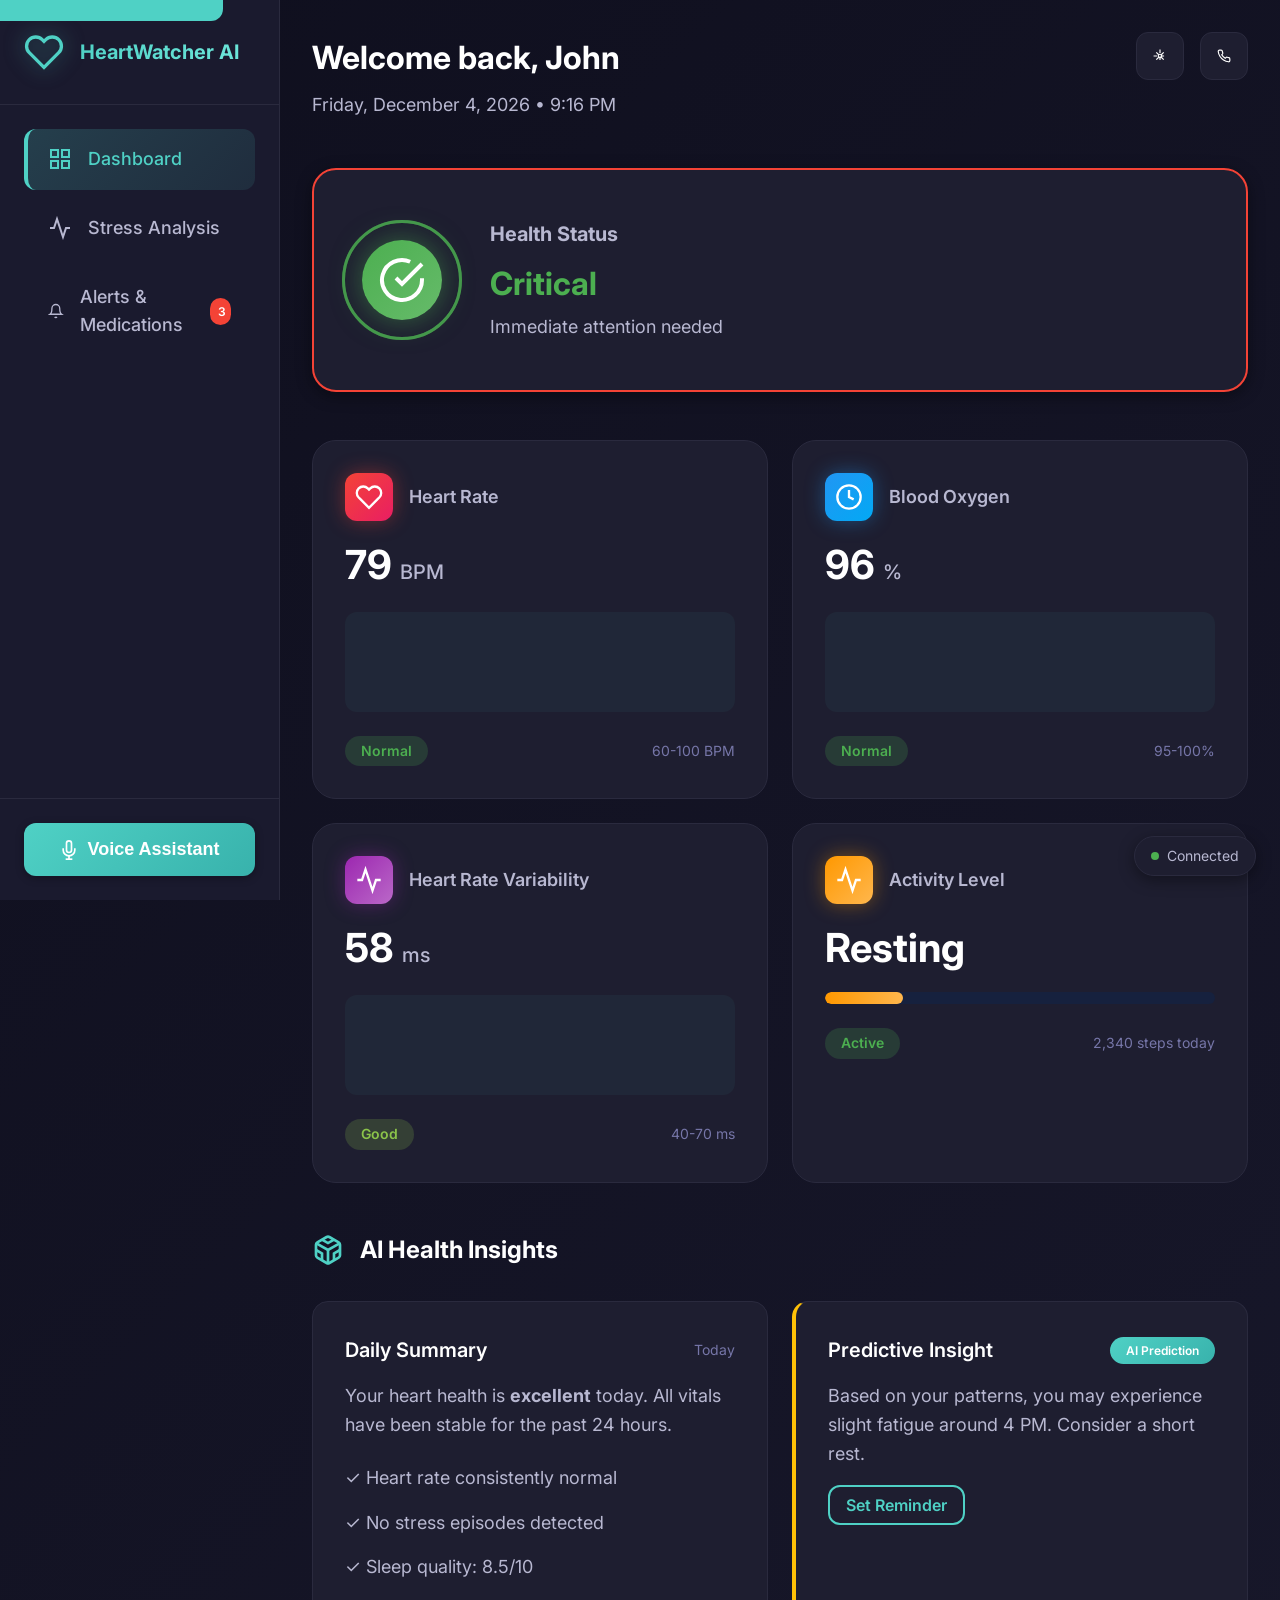
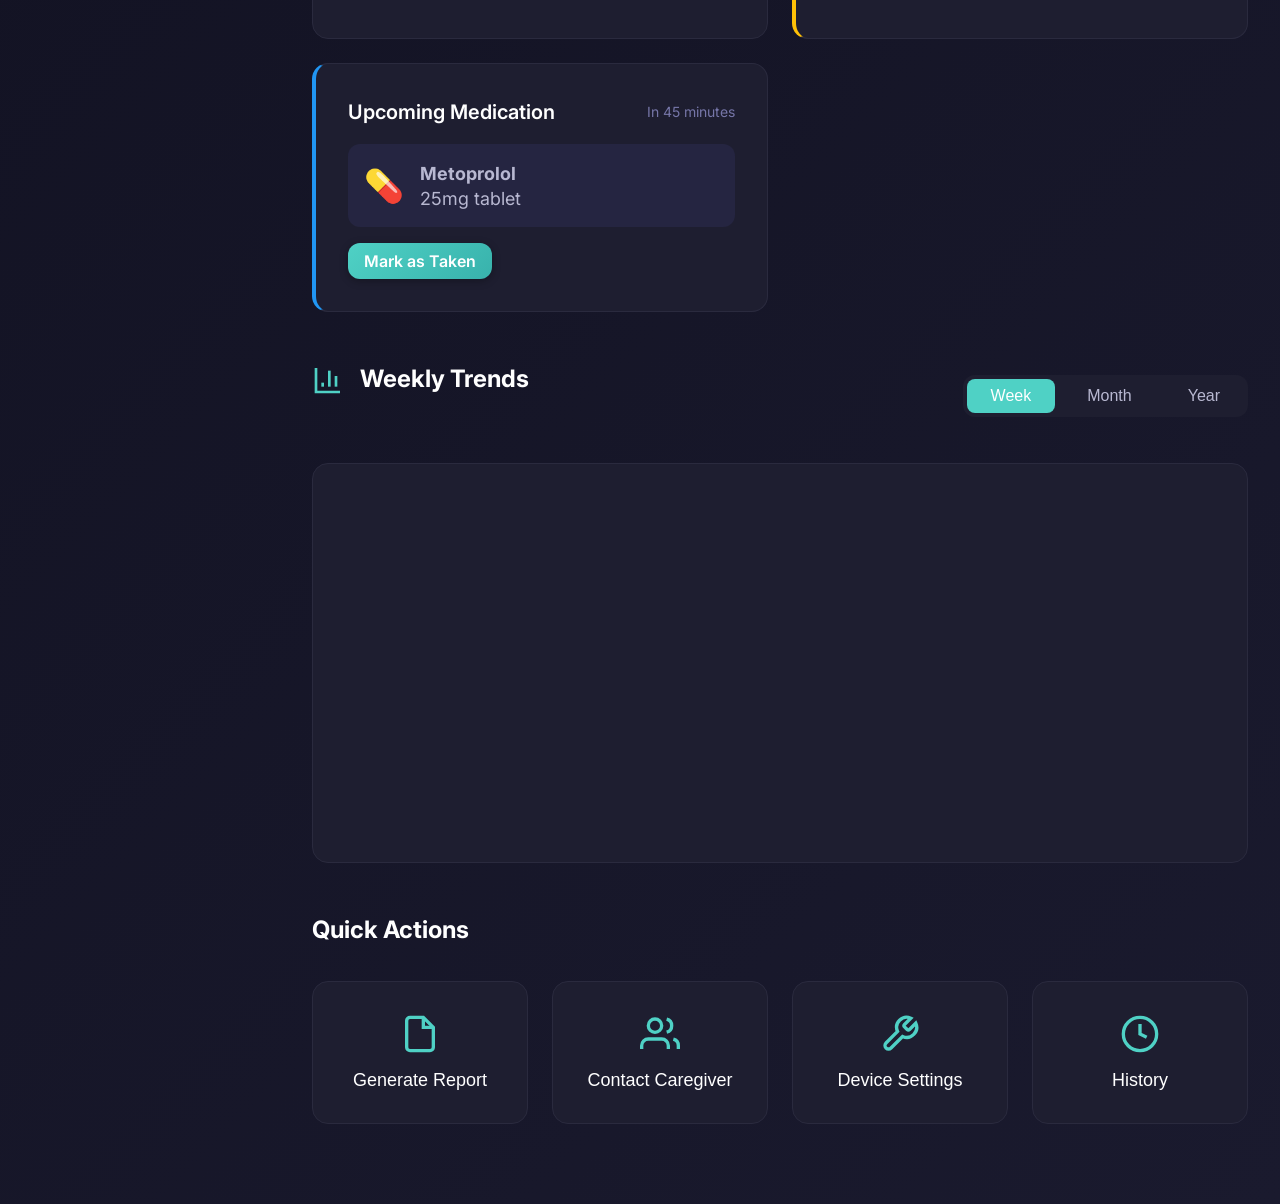
<file: index.html>
<!DOCTYPE html>
<html lang="en">
<head>
    <meta charset="UTF-8">
    <meta name="viewport" content="width=device-width, initial-scale=1.0">
    <meta name="description" content="HeartWatcher AI - Intelligent Elderly Health Monitoring System">
    <meta name="theme-color" content="#1a1a2e">
    <title>HeartWatcher AI - Health Dashboard</title>
    <link rel="stylesheet" href="style.css">
    <link rel="manifest" href="manifest.json">
    <link rel="preconnect" href="https://fonts.googleapis.com">
    <link rel="preconnect" href="https://fonts.gstatic.com" crossorigin>
    <link href="https://fonts.googleapis.com/css2?family=Inter:wght@400;500;600;700&display=swap" rel="stylesheet">
</head>
<body>
    <!-- Accessibility Skip Link -->
    <a href="#main-content" class="skip-link">Skip to main content</a>

    <!-- Emergency Alert Banner -->
    <div id="emergency-banner" class="emergency-banner hidden" role="alert" aria-live="assertive">
        <div class="emergency-content">
            <div class="emergency-icon">
                <svg viewBox="0 0 24 24" fill="none" stroke="currentColor" stroke-width="2">
                    <path d="M10.29 3.86L1.82 18a2 2 0 001.71 3h16.94a2 2 0 001.71-3L13.71 3.86a2 2 0 00-3.42 0z"></path>
                    <line x1="12" y1="9" x2="12" y2="13"></line>
                    <line x1="12" y1="17" x2="12.01" y2="17"></line>
                </svg>
            </div>
            <div class="emergency-text">
                <h2>Emergency Alert Active</h2>
                <p id="emergency-message">Abnormal heart activity detected. Help is being contacted.</p>
            </div>
            <button class="emergency-dismiss" aria-label="Dismiss alert">×</button>
        </div>
    </div>

    <!-- Main Container -->
    <div class="app-container">
        <!-- Sidebar Navigation -->
        <nav class="sidebar" role="navigation" aria-label="Main navigation">
            <div class="sidebar-header">
                <div class="logo">
                    <svg class="logo-icon" viewBox="0 0 24 24" fill="none" stroke="currentColor" stroke-width="2">
                        <path d="M20.84 4.61a5.5 5.5 0 00-7.78 0L12 5.67l-1.06-1.06a5.5 5.5 0 00-7.78 7.78l1.06 1.06L12 21.23l7.78-7.78 1.06-1.06a5.5 5.5 0 000-7.78z"></path>
                    </svg>
                    <h1>HeartWatcher AI</h1>
                </div>
            </div>

            <ul class="nav-menu">
                <li>
                    <a href="index.html" class="nav-link active" aria-current="page">
                        <svg viewBox="0 0 24 24" fill="none" stroke="currentColor" stroke-width="2">
                            <rect x="3" y="3" width="7" height="7"></rect>
                            <rect x="14" y="3" width="7" height="7"></rect>
                            <rect x="14" y="14" width="7" height="7"></rect>
                            <rect x="3" y="14" width="7" height="7"></rect>
                        </svg>
                        <span>Dashboard</span>
                    </a>
                </li>
                <li>
                    <a href="stress.html" class="nav-link">
                        <svg viewBox="0 0 24 24" fill="none" stroke="currentColor" stroke-width="2">
                            <path d="M22 12h-4l-3 9L9 3l-3 9H2"></path>
                        </svg>
                        <span>Stress Analysis</span>
                    </a>
                </li>
                <li>
                    <a href="alerts.html" class="nav-link">
                        <svg viewBox="0 0 24 24" fill="none" stroke="currentColor" stroke-width="2">
                            <path d="M18 8A6 6 0 006 8c0 7-3 9-3 9h18s-3-2-3-9"></path>
                            <path d="M13.73 21a2 2 0 01-3.46 0"></path>
                        </svg>
                        <span>Alerts & Medications</span>
                        <span class="badge" id="alert-count">3</span>
                    </a>
                </li>
            </ul>

            <div class="sidebar-footer">
                <button class="btn-voice" id="voiceAssistant" aria-label="Activate voice assistant">
                    <svg viewBox="0 0 24 24" fill="none" stroke="currentColor" stroke-width="2">
                        <path d="M12 1a3 3 0 00-3 3v8a3 3 0 006 0V4a3 3 0 00-3-3z"></path>
                        <path d="M19 10v2a7 7 0 01-14 0v-2"></path>
                        <line x1="12" y1="19" x2="12" y2="23"></line>
                        <line x1="8" y1="23" x2="16" y2="23"></line>
                    </svg>
                    <span>Voice Assistant</span>
                </button>
            </div>
        </nav>

        <!-- Main Content -->
        <main class="main-content" id="main-content">
            <!-- Header -->
            <header class="dashboard-header">
                <div class="header-info">
                    <h2>Welcome back, <span id="userName">John</span></h2>
                    <p class="header-subtitle">
                        <span id="currentDate">Tuesday, February 10, 2026</span> • 
                        <span id="currentTime">2:34 PM</span>
                    </p>
                </div>

                <div class="header-actions">
                    <button class="btn-icon" id="settingsBtn" aria-label="Settings">
                        <svg viewBox="0 0 24 24" fill="none" stroke="currentColor" stroke-width="2">
                            <circle cx="12" cy="12" r="3"></circle>
                            <path d="M12 1v6m0 6v6M5.64 5.64l4.24 4.24m4.24 4.24l4.24 4.24M1 12h6m6 0h6M5.64 18.36l4.24-4.24m4.24-4.24l4.24-4.24"></path>
                        </svg>
                    </button>
                    <button class="btn-icon" id="emergencyBtn" aria-label="Emergency call">
                        <svg viewBox="0 0 24 24" fill="none" stroke="currentColor" stroke-width="2">
                            <path d="M22 16.92v3a2 2 0 01-2.18 2 19.79 19.79 0 01-8.63-3.07 19.5 19.5 0 01-6-6 19.79 19.79 0 01-3.07-8.67A2 2 0 014.11 2h3a2 2 0 012 1.72 12.84 12.84 0 00.7 2.81 2 2 0 01-.45 2.11L8.09 9.91a16 16 0 006 6l1.27-1.27a2 2 0 012.11-.45 12.84 12.84 0 002.81.7A2 2 0 0122 16.92z"></path>
                        </svg>
                    </button>
                </div>
            </header>

            <!-- Health Status Overview -->
            <section class="health-overview" aria-label="Current health status">
                <div class="status-card status-excellent" id="overallStatus">
                    <div class="status-indicator">
                        <div class="pulse-ring"></div>
                        <div class="pulse-ring" style="animation-delay: 0.5s"></div>
                        <div class="status-icon">
                            <svg viewBox="0 0 24 24" fill="none" stroke="currentColor" stroke-width="2">
                                <path d="M22 11.08V12a10 10 0 11-5.93-9.14"></path>
                                <polyline points="22 4 12 14.01 9 11.01"></polyline>
                            </svg>
                        </div>
                    </div>
                    <div class="status-content">
                        <h3>Health Status</h3>
                        <p class="status-label">Excellent</p>
                        <p class="status-description">All vitals within healthy range</p>
                    </div>
                </div>
            </section>

            <!-- Live Vitals Grid -->
            <section class="vitals-grid" aria-label="Live vital signs">
                <!-- Heart Rate Card -->
                <div class="vital-card" id="heartRateCard">
                    <div class="vital-header">
                        <div class="vital-icon vital-icon-heart">
                            <svg viewBox="0 0 24 24" fill="none" stroke="currentColor" stroke-width="2">
                                <path d="M20.84 4.61a5.5 5.5 0 00-7.78 0L12 5.67l-1.06-1.06a5.5 5.5 0 00-7.78 7.78l1.06 1.06L12 21.23l7.78-7.78 1.06-1.06a5.5 5.5 0 000-7.78z"></path>
                            </svg>
                        </div>
                        <h4>Heart Rate</h4>
                    </div>
                    <div class="vital-value">
                        <span class="value-large" id="heartRateValue">72</span>
                        <span class="value-unit">BPM</span>
                    </div>
                    <div class="vital-chart">
                        <canvas id="heartRateChart" aria-label="Heart rate trend"></canvas>
                    </div>
                    <div class="vital-status">
                        <span class="status-badge status-normal">Normal</span>
                        <span class="vital-range">60-100 BPM</span>
                    </div>
                </div>

                <!-- Blood Oxygen Card -->
                <div class="vital-card" id="spo2Card">
                    <div class="vital-header">
                        <div class="vital-icon vital-icon-oxygen">
                            <svg viewBox="0 0 24 24" fill="none" stroke="currentColor" stroke-width="2">
                                <circle cx="12" cy="12" r="10"></circle>
                                <path d="M12 6v6l4 2"></path>
                            </svg>
                        </div>
                        <h4>Blood Oxygen</h4>
                    </div>
                    <div class="vital-value">
                        <span class="value-large" id="spo2Value">98</span>
                        <span class="value-unit">%</span>
                    </div>
                    <div class="vital-chart">
                        <canvas id="spo2Chart" aria-label="Blood oxygen trend"></canvas>
                    </div>
                    <div class="vital-status">
                        <span class="status-badge status-normal">Normal</span>
                        <span class="vital-range">95-100%</span>
                    </div>
                </div>

                <!-- Heart Rate Variability Card -->
                <div class="vital-card" id="hrvCard">
                    <div class="vital-header">
                        <div class="vital-icon vital-icon-hrv">
                            <svg viewBox="0 0 24 24" fill="none" stroke="currentColor" stroke-width="2">
                                <path d="M22 12h-4l-3 9L9 3l-3 9H2"></path>
                            </svg>
                        </div>
                        <h4>Heart Rate Variability</h4>
                    </div>
                    <div class="vital-value">
                        <span class="value-large" id="hrvValue">55</span>
                        <span class="value-unit">ms</span>
                    </div>
                    <div class="vital-chart">
                        <canvas id="hrvChart" aria-label="HRV trend"></canvas>
                    </div>
                    <div class="vital-status">
                        <span class="status-badge status-good">Good</span>
                        <span class="vital-range">40-70 ms</span>
                    </div>
                </div>

                <!-- Activity Level Card -->
                <div class="vital-card" id="activityCard">
                    <div class="vital-header">
                        <div class="vital-icon vital-icon-activity">
                            <svg viewBox="0 0 24 24" fill="none" stroke="currentColor" stroke-width="2">
                                <polyline points="22 12 18 12 15 21 9 3 6 12 2 12"></polyline>
                            </svg>
                        </div>
                        <h4>Activity Level</h4>
                    </div>
                    <div class="vital-value">
                        <span class="value-large" id="activityValue">Light</span>
                    </div>
                    <div class="activity-bar">
                        <div class="activity-progress" id="activityProgress" style="width: 35%"></div>
                    </div>
                    <div class="vital-status">
                        <span class="status-badge status-normal">Active</span>
                        <span class="vital-range">2,340 steps today</span>
                    </div>
                </div>
            </section>

            <!-- AI Insights & Predictions -->
            <section class="insights-section" aria-label="AI health insights">
                <h3 class="section-title">
                    <svg viewBox="0 0 24 24" fill="none" stroke="currentColor" stroke-width="2">
                        <path d="M21 16V8a2 2 0 00-1-1.73l-7-4a2 2 0 00-2 0l-7 4A2 2 0 003 8v8a2 2 0 001 1.73l7 4a2 2 0 002 0l7-4A2 2 0 0021 16z"></path>
                        <polyline points="7.5 4.21 12 6.81 16.5 4.21"></polyline>
                        <polyline points="7.5 19.79 7.5 14.6 3 12"></polyline>
                        <polyline points="21 12 16.5 14.6 16.5 19.79"></polyline>
                        <polyline points="3.27 6.96 12 12.01 20.73 6.96"></polyline>
                        <line x1="12" y1="22.08" x2="12" y2="12"></line>
                    </svg>
                    AI Health Insights
                </h3>

                <div class="insights-grid">
                    <!-- Today's Summary -->
                    <div class="insight-card">
                        <div class="insight-header">
                            <h4>Daily Summary</h4>
                            <span class="insight-time">Today</span>
                        </div>
                        <div class="insight-content">
                            <p>Your heart health is <strong>excellent</strong> today. All vitals have been stable for the past 24 hours.</p>
                            <ul class="insight-list">
                                <li>✓ Heart rate consistently normal</li>
                                <li>✓ No stress episodes detected</li>
                                <li>✓ Sleep quality: 8.5/10</li>
                            </ul>
                        </div>
                    </div>

                    <!-- Predictive Alert -->
                    <div class="insight-card insight-warning">
                        <div class="insight-header">
                            <h4>Predictive Insight</h4>
                            <span class="insight-badge">AI Prediction</span>
                        </div>
                        <div class="insight-content">
                            <p>Based on your patterns, you may experience slight fatigue around 4 PM. Consider a short rest.</p>
                            <button class="btn-outline btn-small">Set Reminder</button>
                        </div>
                    </div>

                    <!-- Medication Reminder -->
                    <div class="insight-card insight-info">
                        <div class="insight-header">
                            <h4>Upcoming Medication</h4>
                            <span class="insight-time">In 45 minutes</span>
                        </div>
                        <div class="insight-content">
                            <div class="medication-item">
                                <div class="med-icon">💊</div>
                                <div class="med-info">
                                    <p><strong>Metoprolol</strong></p>
                                    <p class="med-dose">25mg tablet</p>
                                </div>
                            </div>
                            <button class="btn-primary btn-small">Mark as Taken</button>
                        </div>
                    </div>
                </div>
            </section>

            <!-- Historical Trends -->
            <section class="trends-section" aria-label="Health trends">
                <div class="section-header">
                    <h3 class="section-title">
                        <svg viewBox="0 0 24 24" fill="none" stroke="currentColor" stroke-width="2">
                            <path d="M3 3v18h18"></path>
                            <path d="M18 17V9"></path>
                            <path d="M13 17V5"></path>
                            <path d="M8 17v-3"></path>
                        </svg>
                        Weekly Trends
                    </h3>
                    <div class="time-selector">
                        <button class="time-btn active" data-range="week">Week</button>
                        <button class="time-btn" data-range="month">Month</button>
                        <button class="time-btn" data-range="year">Year</button>
                    </div>
                </div>

                <div class="trends-chart-container">
                    <canvas id="trendsChart" aria-label="Weekly health trends chart"></canvas>
                </div>
            </section>

            <!-- Quick Actions -->
            <section class="quick-actions" aria-label="Quick actions">
                <h3 class="section-title">Quick Actions</h3>
                <div class="actions-grid">
                    <button class="action-btn">
                        <svg viewBox="0 0 24 24" fill="none" stroke="currentColor" stroke-width="2">
                            <path d="M14 2H6a2 2 0 00-2 2v16a2 2 0 002 2h12a2 2 0 002-2V8z"></path>
                            <polyline points="14 2 14 8 20 8"></polyline>
                        </svg>
                        <span>Generate Report</span>
                    </button>
                    <button class="action-btn">
                        <svg viewBox="0 0 24 24" fill="none" stroke="currentColor" stroke-width="2">
                            <path d="M17 21v-2a4 4 0 00-4-4H5a4 4 0 00-4 4v2"></path>
                            <circle cx="9" cy="7" r="4"></circle>
                            <path d="M23 21v-2a4 4 0 00-3-3.87"></path>
                            <path d="M16 3.13a4 4 0 010 7.75"></path>
                        </svg>
                        <span>Contact Caregiver</span>
                    </button>
                    <button class="action-btn">
                        <svg viewBox="0 0 24 24" fill="none" stroke="currentColor" stroke-width="2">
                            <path d="M14.7 6.3a1 1 0 000 1.4l1.6 1.6a1 1 0 001.4 0l3.77-3.77a6 6 0 01-7.94 7.94l-6.91 6.91a2.12 2.12 0 01-3-3l6.91-6.91a6 6 0 017.94-7.94l-3.76 3.76z"></path>
                        </svg>
                        <span>Device Settings</span>
                    </button>
                    <button class="action-btn">
                        <svg viewBox="0 0 24 24" fill="none" stroke="currentColor" stroke-width="2">
                            <circle cx="12" cy="12" r="10"></circle>
                            <polyline points="12 6 12 12 16 14"></polyline>
                        </svg>
                        <span>History</span>
                    </button>
                </div>
            </section>
        </main>
    </div>

    <!-- Connection Status Indicator -->
    <div class="connection-status" id="connectionStatus">
        <div class="status-dot"></div>
        <span>Connected</span>
    </div>

    <!-- Loading Overlay -->
    <div class="loading-overlay hidden" id="loadingOverlay">
        <div class="loading-spinner">
            <div class="spinner"></div>
            <p>Loading health data...</p>
        </div>
    </div>

    <script src="script.js"></script>
</body>
</html>
</file>
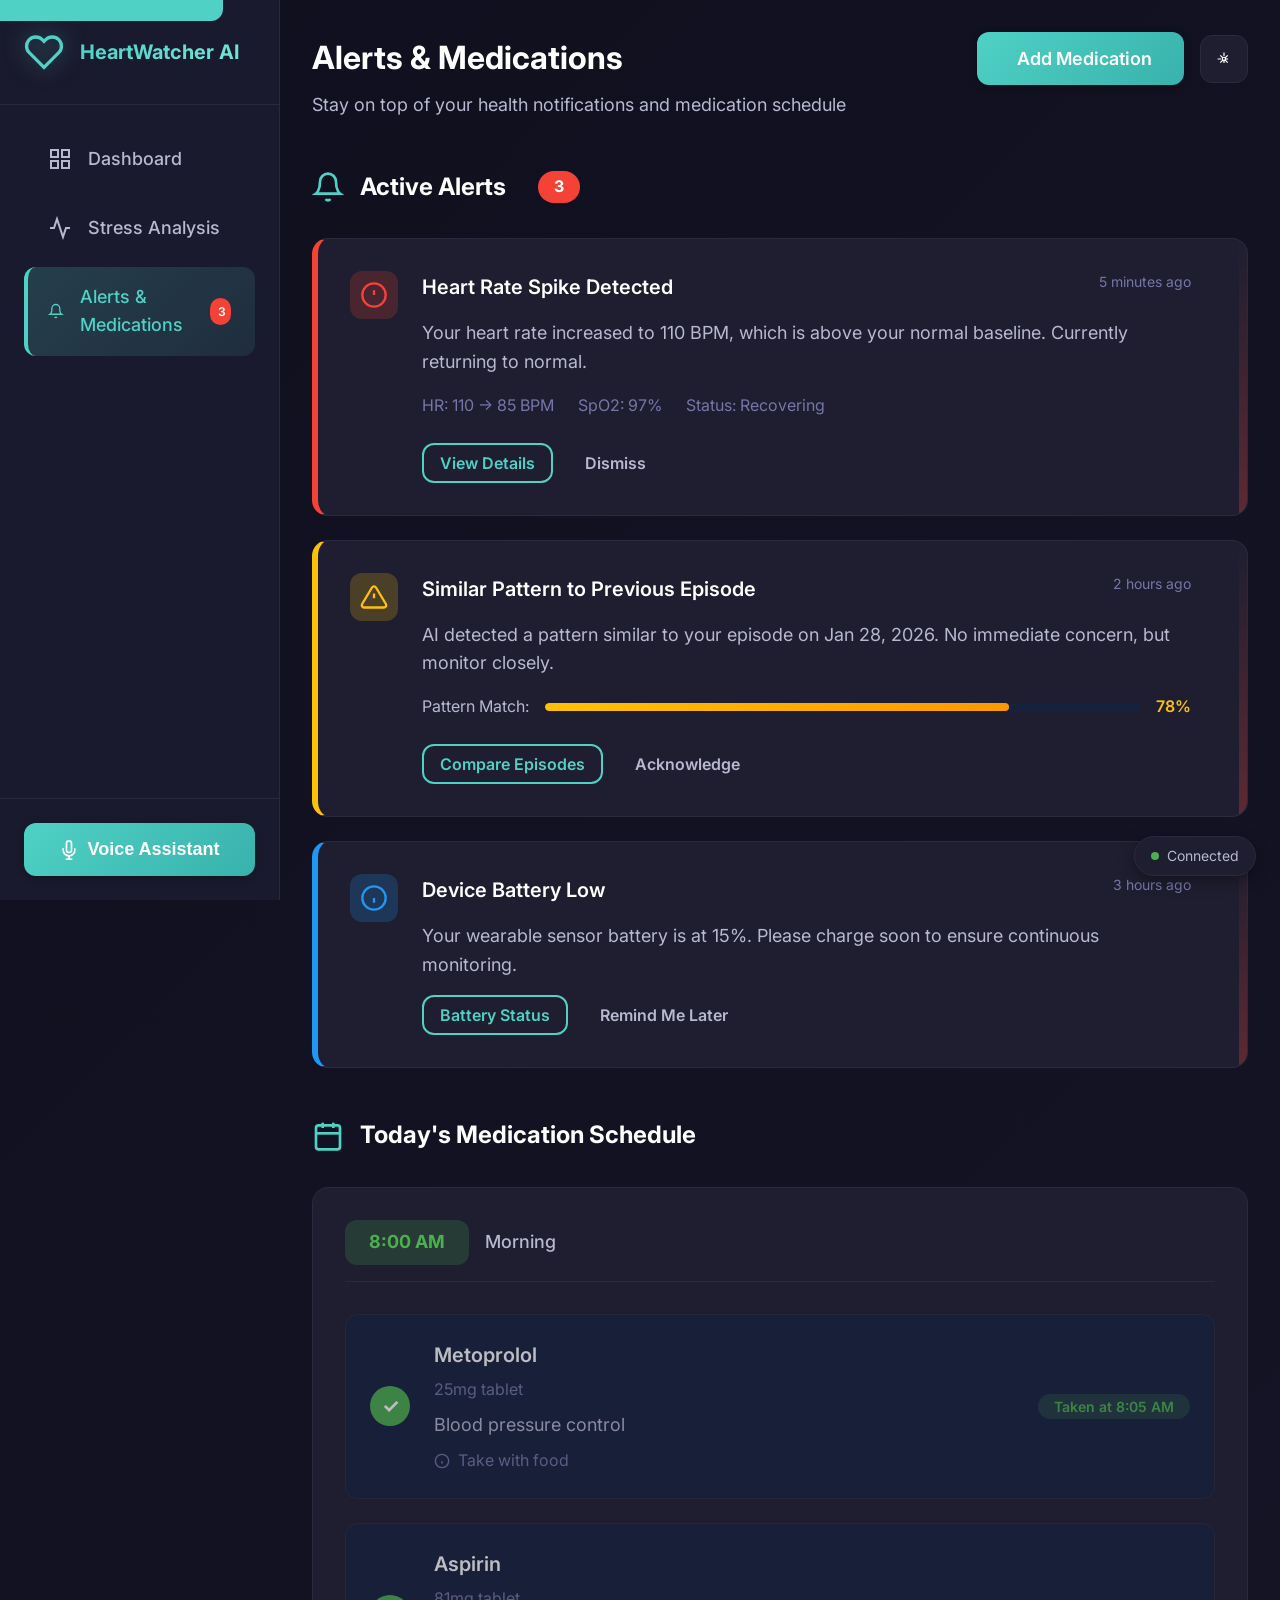
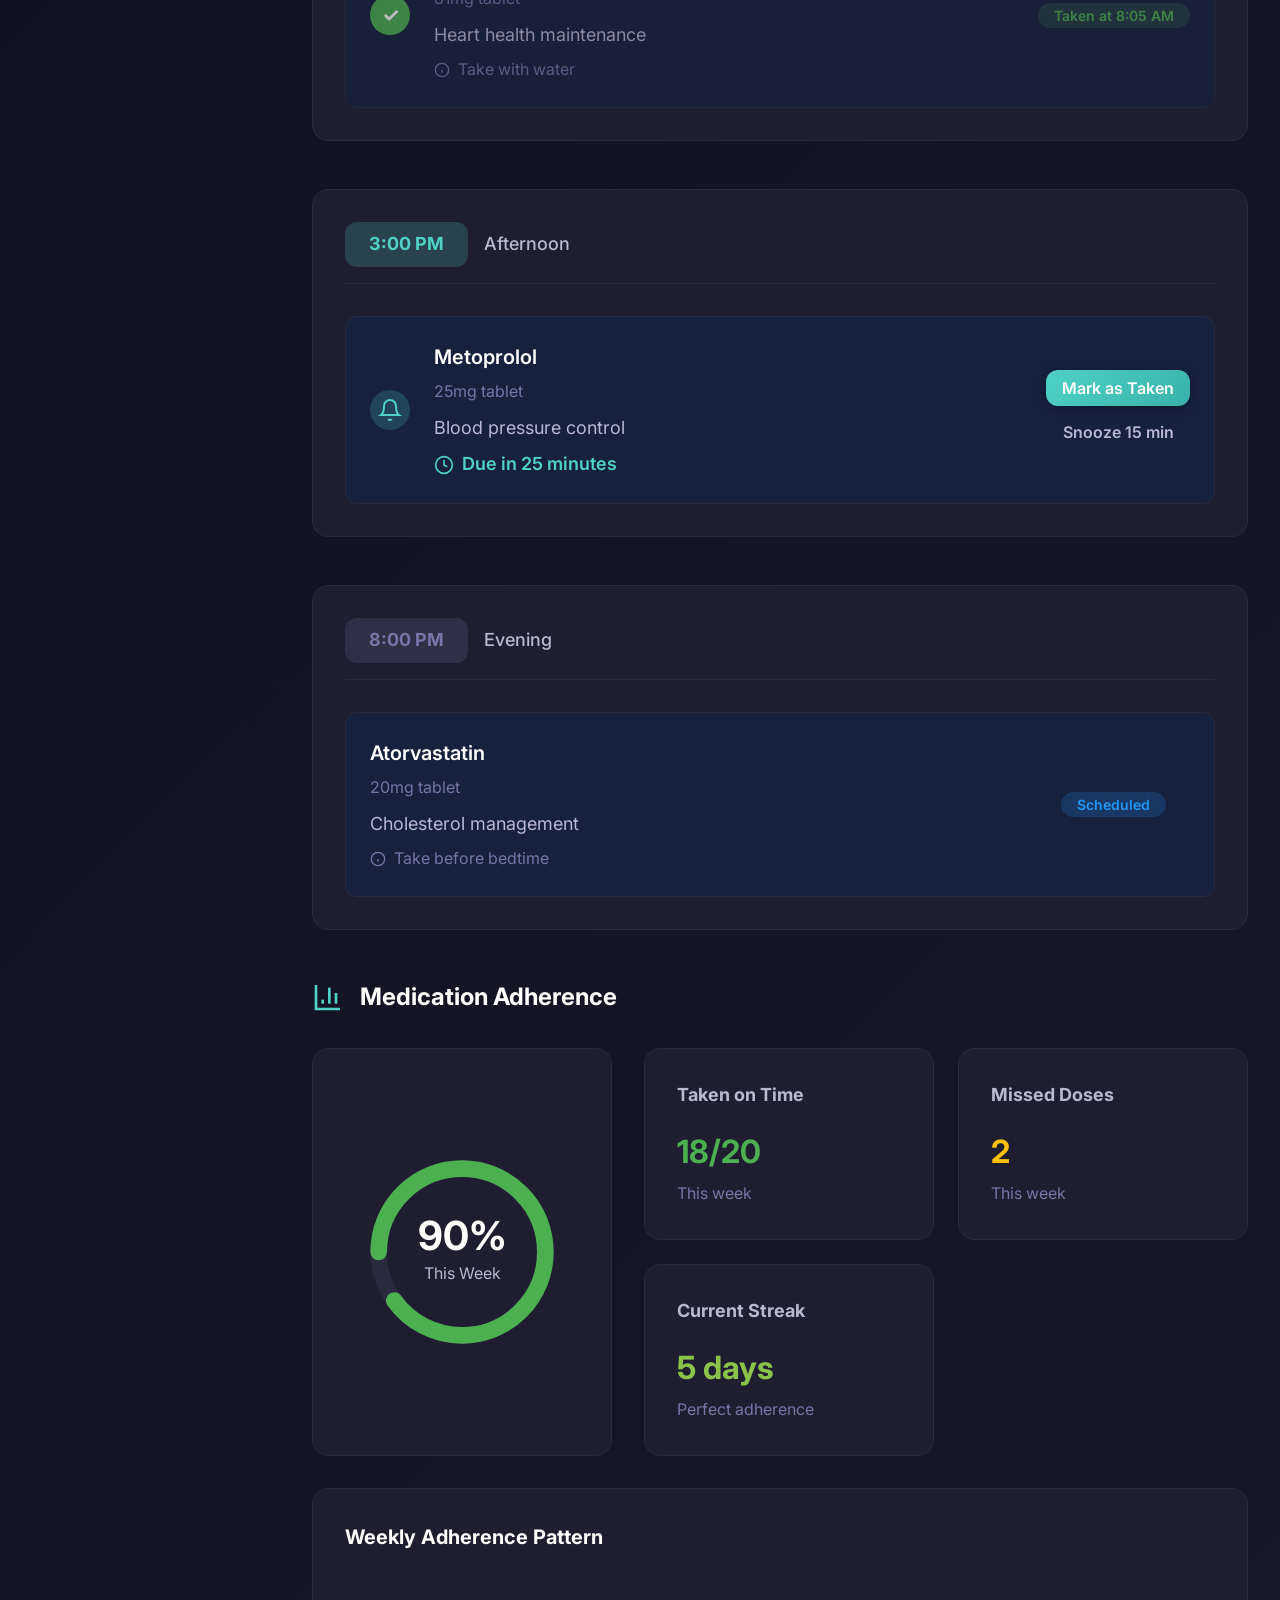
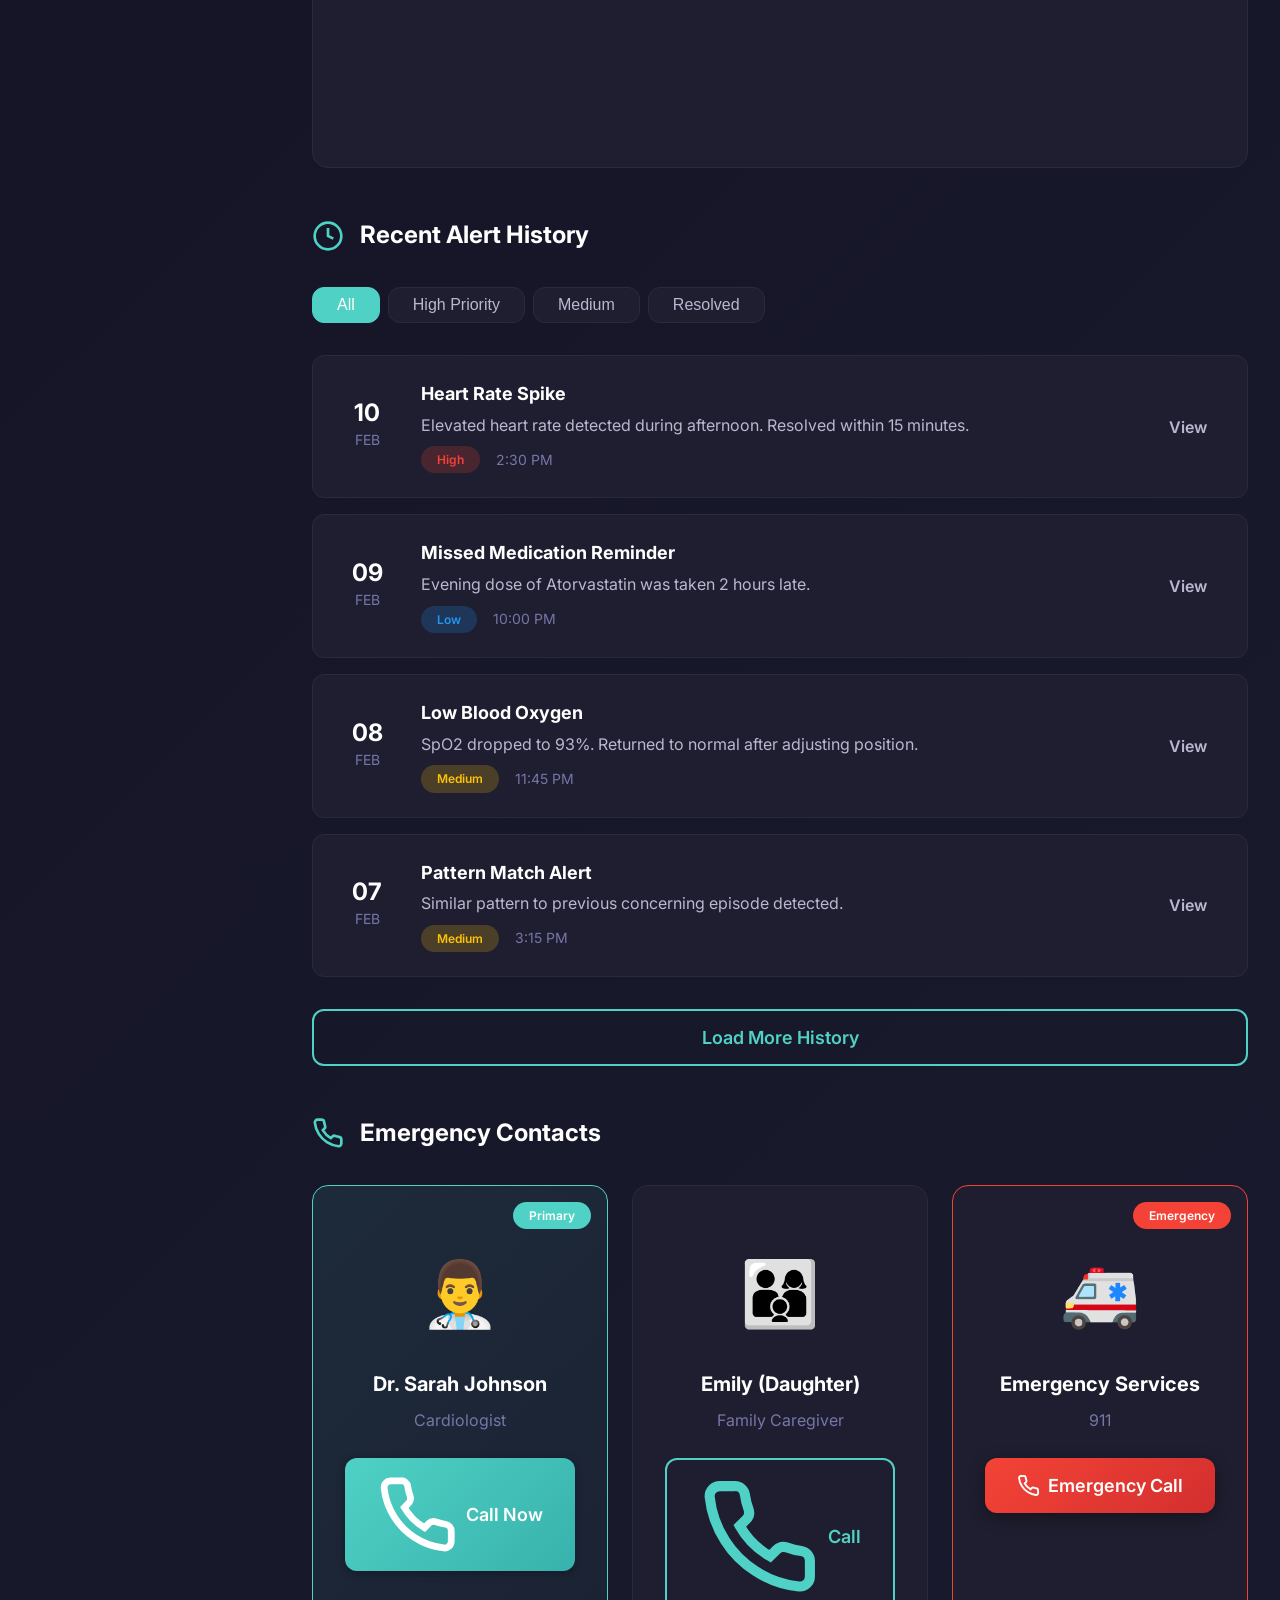
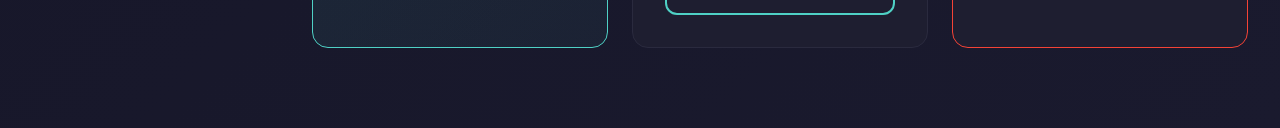
<file: alerts.html>
<!DOCTYPE html>
<html lang="en">
<head>
    <meta charset="UTF-8">
    <meta name="viewport" content="width=device-width, initial-scale=1.0">
    <meta name="description" content="HeartWatcher AI - Alerts & Medication Management">
    <title>Alerts & Medications - HeartWatcher AI</title>
    <link rel="stylesheet" href="style.css">
    <link href="https://fonts.googleapis.com/css2?family=Inter:wght@400;500;600;700&display=swap" rel="stylesheet">
</head>
<body>
    <a href="#main-content" class="skip-link">Skip to main content</a>

    <div class="app-container">
        <!-- Sidebar Navigation -->
        <nav class="sidebar" role="navigation" aria-label="Main navigation">
            <div class="sidebar-header">
                <div class="logo">
                    <svg class="logo-icon" viewBox="0 0 24 24" fill="none" stroke="currentColor" stroke-width="2">
                        <path d="M20.84 4.61a5.5 5.5 0 00-7.78 0L12 5.67l-1.06-1.06a5.5 5.5 0 00-7.78 7.78l1.06 1.06L12 21.23l7.78-7.78 1.06-1.06a5.5 5.5 0 000-7.78z"></path>
                    </svg>
                    <h1>HeartWatcher AI</h1>
                </div>
            </div>

            <ul class="nav-menu">
                <li>
                    <a href="index.html" class="nav-link">
                        <svg viewBox="0 0 24 24" fill="none" stroke="currentColor" stroke-width="2">
                            <rect x="3" y="3" width="7" height="7"></rect>
                            <rect x="14" y="3" width="7" height="7"></rect>
                            <rect x="14" y="14" width="7" height="7"></rect>
                            <rect x="3" y="14" width="7" height="7"></rect>
                        </svg>
                        <span>Dashboard</span>
                    </a>
                </li>
                <li>
                    <a href="stress.html" class="nav-link">
                        <svg viewBox="0 0 24 24" fill="none" stroke="currentColor" stroke-width="2">
                            <path d="M22 12h-4l-3 9L9 3l-3 9H2"></path>
                        </svg>
                        <span>Stress Analysis</span>
                    </a>
                </li>
                <li>
                    <a href="alerts.html" class="nav-link active" aria-current="page">
                        <svg viewBox="0 0 24 24" fill="none" stroke="currentColor" stroke-width="2">
                            <path d="M18 8A6 6 0 006 8c0 7-3 9-3 9h18s-3-2-3-9"></path>
                            <path d="M13.73 21a2 2 0 01-3.46 0"></path>
                        </svg>
                        <span>Alerts & Medications</span>
                        <span class="badge">3</span>
                    </a>
                </li>
            </ul>

            <div class="sidebar-footer">
                <button class="btn-voice" id="voiceAssistant" aria-label="Activate voice assistant">
                    <svg viewBox="0 0 24 24" fill="none" stroke="currentColor" stroke-width="2">
                        <path d="M12 1a3 3 0 00-3 3v8a3 3 0 006 0V4a3 3 0 00-3-3z"></path>
                        <path d="M19 10v2a7 7 0 01-14 0v-2"></path>
                        <line x1="12" y1="19" x2="12" y2="23"></line>
                        <line x1="8" y1="23" x2="16" y2="23"></line>
                    </svg>
                    <span>Voice Assistant</span>
                </button>
            </div>
        </nav>

        <!-- Main Content -->
        <main class="main-content" id="main-content">
            <!-- Header -->
            <header class="dashboard-header">
                <div class="header-info">
                    <h2>Alerts & Medications</h2>
                    <p class="header-subtitle">Stay on top of your health notifications and medication schedule</p>
                </div>
                <div class="header-actions">
                    <button class="btn-primary" id="addMedicationBtn">
                        <svg viewBox="0 0 24 24" fill="none" stroke="currentColor" stroke-width="2">
                            <line x1="12" y1="5" x2="12" y2="19"></line>
                            <line x1="5" y1="12" x2="19" y2="12"></line>
                        </svg>
                        Add Medication
                    </button>
                    <button class="btn-icon" aria-label="Settings">
                        <svg viewBox="0 0 24 24" fill="none" stroke="currentColor" stroke-width="2">
                            <circle cx="12" cy="12" r="3"></circle>
                            <path d="M12 1v6m0 6v6M5.64 5.64l4.24 4.24m4.24 4.24l4.24 4.24M1 12h6m6 0h6M5.64 18.36l4.24-4.24m4.24-4.24l4.24-4.24"></path>
                        </svg>
                    </button>
                </div>
            </header>

            <!-- Active Alerts Section -->
            <section class="alerts-section" aria-label="Active alerts">
                <h3 class="section-title">
                    <svg viewBox="0 0 24 24" fill="none" stroke="currentColor" stroke-width="2">
                        <path d="M18 8A6 6 0 006 8c0 7-3 9-3 9h18s-3-2-3-9"></path>
                        <path d="M13.73 21a2 2 0 01-3.46 0"></path>
                    </svg>
                    Active Alerts
                    <span class="alert-count-badge">3</span>
                </h3>

                <div class="alerts-list">
                    <!-- High Priority Alert -->
                    <div class="alert-card alert-high" role="alert">
                        <div class="alert-indicator"></div>
                        <div class="alert-icon">
                            <svg viewBox="0 0 24 24" fill="none" stroke="currentColor" stroke-width="2">
                                <circle cx="12" cy="12" r="10"></circle>
                                <line x1="12" y1="8" x2="12" y2="12"></line>
                                <line x1="12" y1="16" x2="12.01" y2="16"></line>
                            </svg>
                        </div>
                        <div class="alert-content">
                            <div class="alert-header">
                                <h4>Heart Rate Spike Detected</h4>
                                <span class="alert-time">5 minutes ago</span>
                            </div>
                            <p class="alert-description">Your heart rate increased to 110 BPM, which is above your normal baseline. Currently returning to normal.</p>
                            <div class="alert-vitals">
                                <span>HR: 110 → 85 BPM</span>
                                <span>SpO2: 97%</span>
                                <span>Status: Recovering</span>
                            </div>
                            <div class="alert-actions">
                                <button class="btn-outline btn-small">View Details</button>
                                <button class="btn-text">Dismiss</button>
                            </div>
                        </div>
                    </div>

                    <!-- Medium Priority Alert -->
                    <div class="alert-card alert-medium" role="alert">
                        <div class="alert-indicator"></div>
                        <div class="alert-icon">
                            <svg viewBox="0 0 24 24" fill="none" stroke="currentColor" stroke-width="2">
                                <path d="M10.29 3.86L1.82 18a2 2 0 001.71 3h16.94a2 2 0 001.71-3L13.71 3.86a2 2 0 00-3.42 0z"></path>
                                <line x1="12" y1="9" x2="12" y2="13"></line>
                                <line x1="12" y1="17" x2="12.01" y2="17"></line>
                            </svg>
                        </div>
                        <div class="alert-content">
                            <div class="alert-header">
                                <h4>Similar Pattern to Previous Episode</h4>
                                <span class="alert-time">2 hours ago</span>
                            </div>
                            <p class="alert-description">AI detected a pattern similar to your episode on Jan 28, 2026. No immediate concern, but monitor closely.</p>
                            <div class="alert-match">
                                <span class="match-label">Pattern Match:</span>
                                <div class="match-bar">
                                    <div class="match-fill" style="width: 78%"></div>
                                </div>
                                <span class="match-value">78%</span>
                            </div>
                            <div class="alert-actions">
                                <button class="btn-outline btn-small">Compare Episodes</button>
                                <button class="btn-text">Acknowledge</button>
                            </div>
                        </div>
                    </div>

                    <!-- Low Priority Alert -->
                    <div class="alert-card alert-low" role="status">
                        <div class="alert-indicator"></div>
                        <div class="alert-icon">
                            <svg viewBox="0 0 24 24" fill="none" stroke="currentColor" stroke-width="2">
                                <circle cx="12" cy="12" r="10"></circle>
                                <path d="M12 16v-4"></path>
                                <path d="M12 8h.01"></path>
                            </svg>
                        </div>
                        <div class="alert-content">
                            <div class="alert-header">
                                <h4>Device Battery Low</h4>
                                <span class="alert-time">3 hours ago</span>
                            </div>
                            <p class="alert-description">Your wearable sensor battery is at 15%. Please charge soon to ensure continuous monitoring.</p>
                            <div class="alert-actions">
                                <button class="btn-outline btn-small">Battery Status</button>
                                <button class="btn-text">Remind Me Later</button>
                            </div>
                        </div>
                    </div>
                </div>
            </section>

            <!-- Medication Schedule Section -->
            <section class="medication-section" aria-label="Medication schedule">
                <h3 class="section-title">
                    <svg viewBox="0 0 24 24" fill="none" stroke="currentColor" stroke-width="2">
                        <rect x="3" y="4" width="18" height="18" rx="2" ry="2"></rect>
                        <line x1="16" y1="2" x2="16" y2="6"></line>
                        <line x1="8" y1="2" x2="8" y2="6"></line>
                        <line x1="3" y1="10" x2="21" y2="10"></line>
                    </svg>
                    Today's Medication Schedule
                </h3>

                <div class="medication-timeline">
                    <!-- Morning Medications -->
                    <div class="medication-time-group">
                        <div class="time-group-header">
                            <div class="time-badge">8:00 AM</div>
                            <span class="time-label">Morning</span>
                        </div>
                        <div class="medication-cards">
                            <div class="medication-card medication-taken">
                                <div class="medication-check">✓</div>
                                <div class="medication-info">
                                    <div class="medication-name">
                                        <h4>Metoprolol</h4>
                                        <span class="medication-dose">25mg tablet</span>
                                    </div>
                                    <p class="medication-purpose">Blood pressure control</p>
                                    <div class="medication-instructions">
                                        <svg viewBox="0 0 24 24" fill="none" stroke="currentColor" stroke-width="2">
                                            <circle cx="12" cy="12" r="10"></circle>
                                            <path d="M12 16v-4"></path>
                                            <path d="M12 8h.01"></path>
                                        </svg>
                                        Take with food
                                    </div>
                                </div>
                                <div class="medication-status">
                                    <span class="status-badge status-taken">Taken at 8:05 AM</span>
                                </div>
                            </div>

                            <div class="medication-card medication-taken">
                                <div class="medication-check">✓</div>
                                <div class="medication-info">
                                    <div class="medication-name">
                                        <h4>Aspirin</h4>
                                        <span class="medication-dose">81mg tablet</span>
                                    </div>
                                    <p class="medication-purpose">Heart health maintenance</p>
                                    <div class="medication-instructions">
                                        <svg viewBox="0 0 24 24" fill="none" stroke="currentColor" stroke-width="2">
                                            <circle cx="12" cy="12" r="10"></circle>
                                            <path d="M12 16v-4"></path>
                                            <path d="M12 8h.01"></path>
                                        </svg>
                                        Take with water
                                    </div>
                                </div>
                                <div class="medication-status">
                                    <span class="status-badge status-taken">Taken at 8:05 AM</span>
                                </div>
                            </div>
                        </div>
                    </div>

                    <!-- Afternoon Medications -->
                    <div class="medication-time-group">
                        <div class="time-group-header">
                            <div class="time-badge time-upcoming">3:00 PM</div>
                            <span class="time-label">Afternoon</span>
                        </div>
                        <div class="medication-cards">
                            <div class="medication-card medication-pending">
                                <div class="medication-reminder-icon">
                                    <svg viewBox="0 0 24 24" fill="none" stroke="currentColor" stroke-width="2">
                                        <path d="M18 8A6 6 0 006 8c0 7-3 9-3 9h18s-3-2-3-9"></path>
                                        <path d="M13.73 21a2 2 0 01-3.46 0"></path>
                                    </svg>
                                </div>
                                <div class="medication-info">
                                    <div class="medication-name">
                                        <h4>Metoprolol</h4>
                                        <span class="medication-dose">25mg tablet</span>
                                    </div>
                                    <p class="medication-purpose">Blood pressure control</p>
                                    <div class="medication-countdown">
                                        <svg viewBox="0 0 24 24" fill="none" stroke="currentColor" stroke-width="2">
                                            <circle cx="12" cy="12" r="10"></circle>
                                            <polyline points="12 6 12 12 16 14"></polyline>
                                        </svg>
                                        Due in 25 minutes
                                    </div>
                                </div>
                                <div class="medication-actions">
                                    <button class="btn-primary btn-small">Mark as Taken</button>
                                    <button class="btn-text">Snooze 15 min</button>
                                </div>
                            </div>
                        </div>
                    </div>

                    <!-- Evening Medications -->
                    <div class="medication-time-group">
                        <div class="time-group-header">
                            <div class="time-badge time-future">8:00 PM</div>
                            <span class="time-label">Evening</span>
                        </div>
                        <div class="medication-cards">
                            <div class="medication-card medication-scheduled">
                                <div class="medication-info">
                                    <div class="medication-name">
                                        <h4>Atorvastatin</h4>
                                        <span class="medication-dose">20mg tablet</span>
                                    </div>
                                    <p class="medication-purpose">Cholesterol management</p>
                                    <div class="medication-instructions">
                                        <svg viewBox="0 0 24 24" fill="none" stroke="currentColor" stroke-width="2">
                                            <circle cx="12" cy="12" r="10"></circle>
                                            <path d="M12 16v-4"></path>
                                            <path d="M12 8h.01"></path>
                                        </svg>
                                        Take before bedtime
                                    </div>
                                </div>
                                <div class="medication-status">
                                    <span class="status-badge status-scheduled">Scheduled</span>
                                </div>
                            </div>
                        </div>
                    </div>
                </div>
            </section>

            <!-- Medication Adherence -->
            <section class="adherence-section" aria-label="Medication adherence">
                <h3 class="section-title">
                    <svg viewBox="0 0 24 24" fill="none" stroke="currentColor" stroke-width="2">
                        <path d="M3 3v18h18"></path>
                        <path d="M18 17V9"></path>
                        <path d="M13 17V5"></path>
                        <path d="M8 17v-3"></path>
                    </svg>
                    Medication Adherence
                </h3>

                <div class="adherence-overview">
                    <div class="adherence-score-card">
                        <div class="adherence-ring">
                            <svg viewBox="0 0 120 120">
                                <circle cx="60" cy="60" r="50" fill="none" stroke="#2a2a3e" stroke-width="10"/>
                                <circle cx="60" cy="60" r="50" fill="none" stroke="#4CAF50" stroke-width="10" 
                                    stroke-dasharray="314" stroke-dashoffset="31.4" 
                                    transform="rotate(-90 60 60)" stroke-linecap="round"/>
                            </svg>
                            <div class="adherence-percentage">
                                <span class="value-large">90%</span>
                                <span class="value-label">This Week</span>
                            </div>
                        </div>
                    </div>

                    <div class="adherence-stats">
                        <div class="stat-card">
                            <h4>Taken on Time</h4>
                            <p class="stat-value stat-excellent">18/20</p>
                            <p class="stat-description">This week</p>
                        </div>
                        <div class="stat-card">
                            <h4>Missed Doses</h4>
                            <p class="stat-value stat-warning">2</p>
                            <p class="stat-description">This week</p>
                        </div>
                        <div class="stat-card">
                            <h4>Current Streak</h4>
                            <p class="stat-value stat-good">5 days</p>
                            <p class="stat-description">Perfect adherence</p>
                        </div>
                    </div>
                </div>

                <div class="adherence-chart">
                    <h4>Weekly Adherence Pattern</h4>
                    <canvas id="adherenceChart" aria-label="Weekly medication adherence chart"></canvas>
                </div>
            </section>

            <!-- Alert History -->
            <section class="history-section" aria-label="Alert history">
                <h3 class="section-title">
                    <svg viewBox="0 0 24 24" fill="none" stroke="currentColor" stroke-width="2">
                        <circle cx="12" cy="12" r="10"></circle>
                        <polyline points="12 6 12 12 16 14"></polyline>
                    </svg>
                    Recent Alert History
                </h3>

                <div class="history-filters">
                    <button class="filter-btn active" data-filter="all">All</button>
                    <button class="filter-btn" data-filter="high">High Priority</button>
                    <button class="filter-btn" data-filter="medium">Medium</button>
                    <button class="filter-btn" data-filter="resolved">Resolved</button>
                </div>

                <div class="history-list">
                    <div class="history-item">
                        <div class="history-date">
                            <span class="date-day">10</span>
                            <span class="date-month">Feb</span>
                        </div>
                        <div class="history-content">
                            <h4>Heart Rate Spike</h4>
                            <p>Elevated heart rate detected during afternoon. Resolved within 15 minutes.</p>
                            <div class="history-meta">
                                <span class="severity-badge severity-high">High</span>
                                <span class="history-time">2:30 PM</span>
                            </div>
                        </div>
                        <button class="btn-text">View</button>
                    </div>

                    <div class="history-item">
                        <div class="history-date">
                            <span class="date-day">09</span>
                            <span class="date-month">Feb</span>
                        </div>
                        <div class="history-content">
                            <h4>Missed Medication Reminder</h4>
                            <p>Evening dose of Atorvastatin was taken 2 hours late.</p>
                            <div class="history-meta">
                                <span class="severity-badge severity-low">Low</span>
                                <span class="history-time">10:00 PM</span>
                            </div>
                        </div>
                        <button class="btn-text">View</button>
                    </div>

                    <div class="history-item">
                        <div class="history-date">
                            <span class="date-day">08</span>
                            <span class="date-month">Feb</span>
                        </div>
                        <div class="history-content">
                            <h4>Low Blood Oxygen</h4>
                            <p>SpO2 dropped to 93%. Returned to normal after adjusting position.</p>
                            <div class="history-meta">
                                <span class="severity-badge severity-medium">Medium</span>
                                <span class="history-time">11:45 PM</span>
                            </div>
                        </div>
                        <button class="btn-text">View</button>
                    </div>

                    <div class="history-item">
                        <div class="history-date">
                            <span class="date-day">07</span>
                            <span class="date-month">Feb</span>
                        </div>
                        <div class="history-content">
                            <h4>Pattern Match Alert</h4>
                            <p>Similar pattern to previous concerning episode detected.</p>
                            <div class="history-meta">
                                <span class="severity-badge severity-medium">Medium</span>
                                <span class="history-time">3:15 PM</span>
                            </div>
                        </div>
                        <button class="btn-text">View</button>
                    </div>
                </div>

                <button class="btn-outline btn-full-width">Load More History</button>
            </section>

            <!-- Emergency Contact Quick Access -->
            <section class="emergency-contact-section" aria-label="Emergency contacts">
                <h3 class="section-title">
                    <svg viewBox="0 0 24 24" fill="none" stroke="currentColor" stroke-width="2">
                        <path d="M22 16.92v3a2 2 0 01-2.18 2 19.79 19.79 0 01-8.63-3.07 19.5 19.5 0 01-6-6 19.79 19.79 0 01-3.07-8.67A2 2 0 014.11 2h3a2 2 0 012 1.72 12.84 12.84 0 00.7 2.81 2 2 0 01-.45 2.11L8.09 9.91a16 16 0 006 6l1.27-1.27a2 2 0 012.11-.45 12.84 12.84 0 002.81.7A2 2 0 0122 16.92z"></path>
                    </svg>
                    Emergency Contacts
                </h3>

                <div class="emergency-contacts-grid">
                    <div class="contact-card contact-primary">
                        <div class="contact-badge">Primary</div>
                        <div class="contact-avatar">👨‍⚕️</div>
                        <h4>Dr. Sarah Johnson</h4>
                        <p class="contact-role">Cardiologist</p>
                        <button class="btn-primary btn-full-width">
                            <svg viewBox="0 0 24 24" fill="none" stroke="currentColor" stroke-width="2">
                                <path d="M22 16.92v3a2 2 0 01-2.18 2 19.79 19.79 0 01-8.63-3.07 19.5 19.5 0 01-6-6 19.79 19.79 0 01-3.07-8.67A2 2 0 014.11 2h3a2 2 0 012 1.72 12.84 12.84 0 00.7 2.81 2 2 0 01-.45 2.11L8.09 9.91a16 16 0 006 6l1.27-1.27a2 2 0 012.11-.45 12.84 12.84 0 002.81.7A2 2 0 0122 16.92z"></path>
                            </svg>
                            Call Now
                        </button>
                    </div>

                    <div class="contact-card">
                        <div class="contact-avatar">👨‍👩‍👦</div>
                        <h4>Emily (Daughter)</h4>
                        <p class="contact-role">Family Caregiver</p>
                        <button class="btn-outline btn-full-width">
                            <svg viewBox="0 0 24 24" fill="none" stroke="currentColor" stroke-width="2">
                                <path d="M22 16.92v3a2 2 0 01-2.18 2 19.79 19.79 0 01-8.63-3.07 19.5 19.5 0 01-6-6 19.79 19.79 0 01-3.07-8.67A2 2 0 014.11 2h3a2 2 0 012 1.72 12.84 12.84 0 00.7 2.81 2 2 0 01-.45 2.11L8.09 9.91a16 16 0 006 6l1.27-1.27a2 2 0 012.11-.45 12.84 12.84 0 002.81.7A2 2 0 0122 16.92z"></path>
                            </svg>
                            Call
                        </button>
                    </div>

                    <div class="contact-card contact-emergency">
                        <div class="contact-badge contact-badge-emergency">Emergency</div>
                        <div class="contact-avatar">🚑</div>
                        <h4>Emergency Services</h4>
                        <p class="contact-role">911</p>
                        <button class="btn-emergency btn-full-width">
                            <svg viewBox="0 0 24 24" fill="none" stroke="currentColor" stroke-width="2">
                                <path d="M22 16.92v3a2 2 0 01-2.18 2 19.79 19.79 0 01-8.63-3.07 19.5 19.5 0 01-6-6 19.79 19.79 0 01-3.07-8.67A2 2 0 014.11 2h3a2 2 0 012 1.72 12.84 12.84 0 00.7 2.81 2 2 0 01-.45 2.11L8.09 9.91a16 16 0 006 6l1.27-1.27a2 2 0 012.11-.45 12.84 12.84 0 002.81.7A2 2 0 0122 16.92z"></path>
                            </svg>
                            Emergency Call
                        </button>
                    </div>
                </div>
            </section>
        </main>
    </div>

    <!-- Connection Status Indicator -->
    <div class="connection-status" id="connectionStatus">
        <div class="status-dot"></div>
        <span>Connected</span>
    </div>

    <!-- Medication Modal -->
    <div class="modal hidden" id="medicationModal" role="dialog" aria-labelledby="modalTitle">
        <div class="modal-overlay"></div>
        <div class="modal-content">
            <div class="modal-header">
                <h3 id="modalTitle">Add New Medication</h3>
                <button class="modal-close" aria-label="Close modal">×</button>
            </div>
            <div class="modal-body">
                <form id="medicationForm">
                    <div class="form-group">
                        <label for="medName">Medication Name</label>
                        <input type="text" id="medName" class="form-input" required>
                    </div>
                    <div class="form-group">
                        <label for="medDose">Dosage</label>
                        <input type="text" id="medDose" class="form-input" placeholder="e.g., 25mg" required>
                    </div>
                    <div class="form-group">
                        <label for="medFrequency">Frequency</label>
                        <select id="medFrequency" class="form-input" required>
                            <option value="">Select frequency</option>
                            <option value="once">Once daily</option>
                            <option value="twice">Twice daily</option>
                            <option value="thrice">Three times daily</option>
                        </select>
                    </div>
                    <div class="form-group">
                        <label for="medTime">Time(s)</label>
                        <input type="time" id="medTime" class="form-input" required>
                    </div>
                    <div class="form-group">
                        <label for="medInstructions">Instructions</label>
                        <textarea id="medInstructions" class="form-input" rows="3"></textarea>
                    </div>
                </form>
            </div>
            <div class="modal-footer">
                <button class="btn-outline" id="cancelMedication">Cancel</button>
                <button class="btn-primary" id="saveMedication">Save Medication</button>
            </div>
        </div>
    </div>

    <script src="script.js"></script>
</body>
</html>
</file>
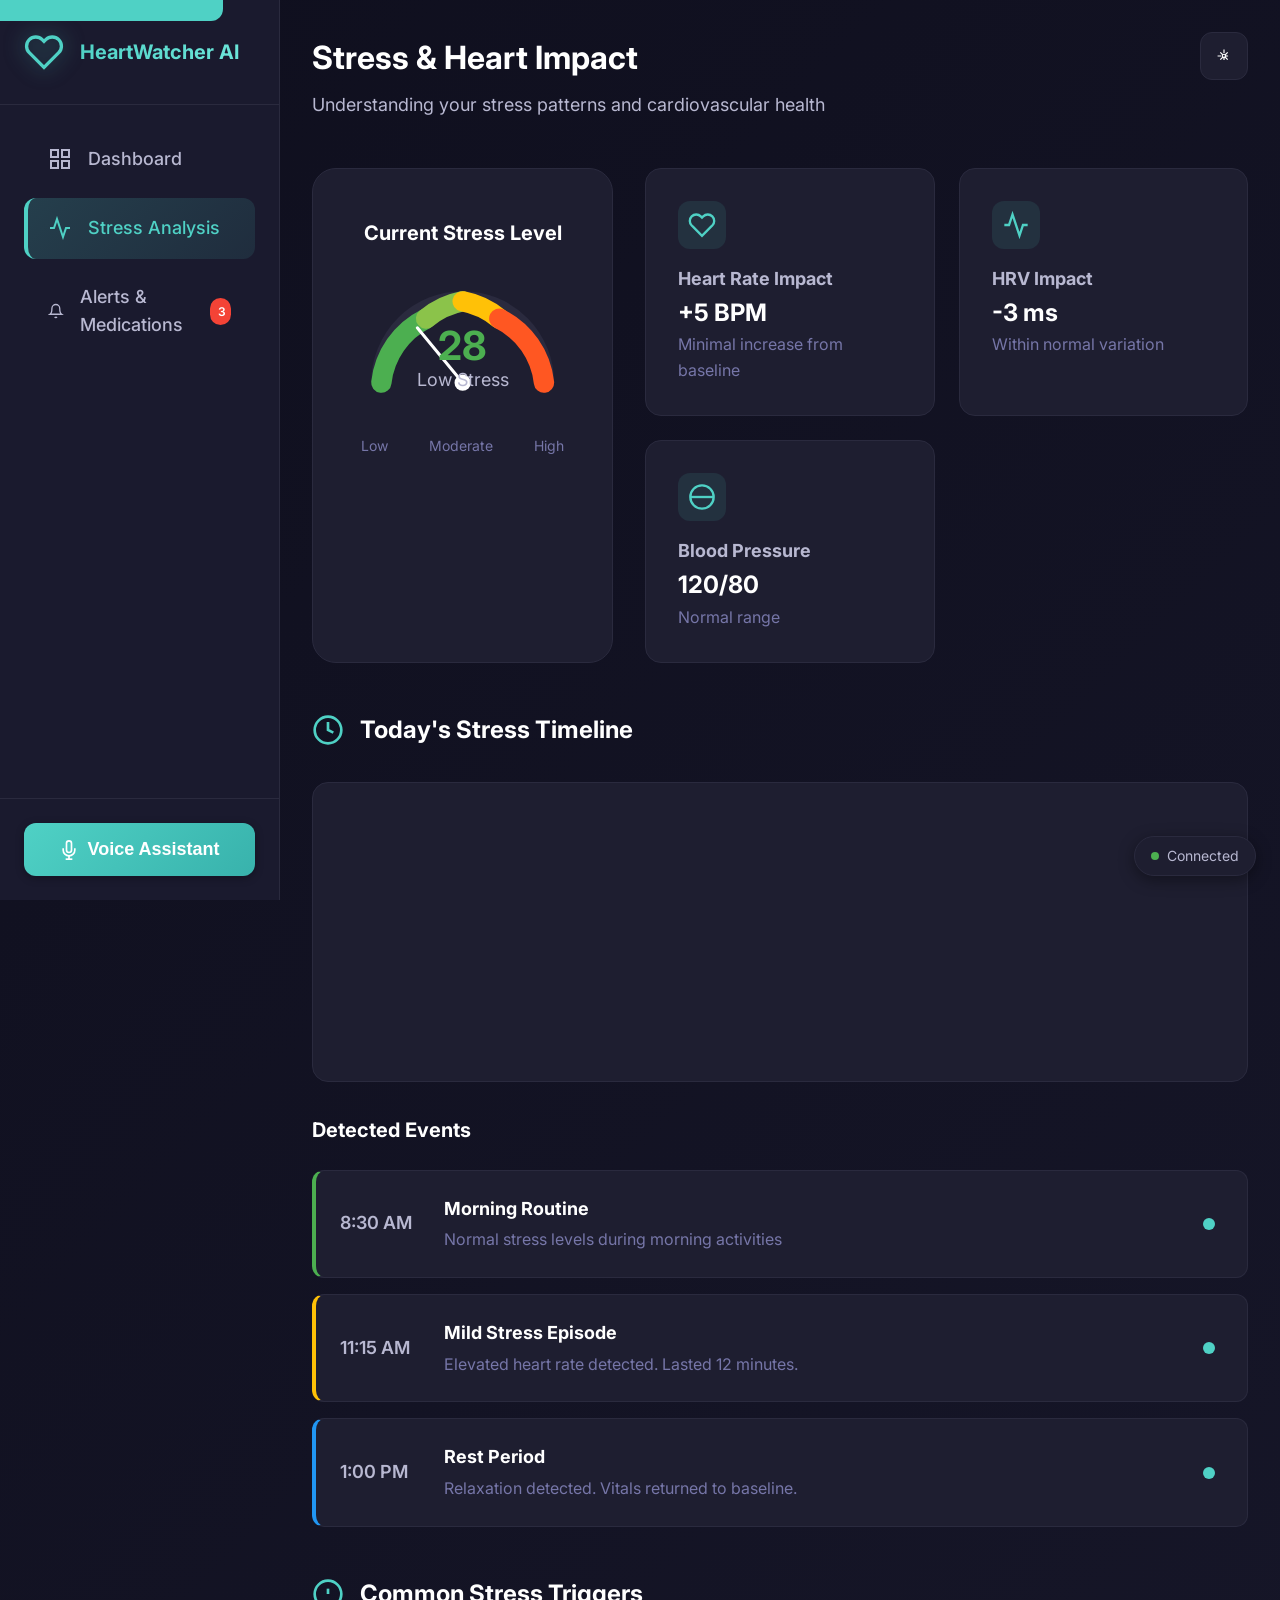
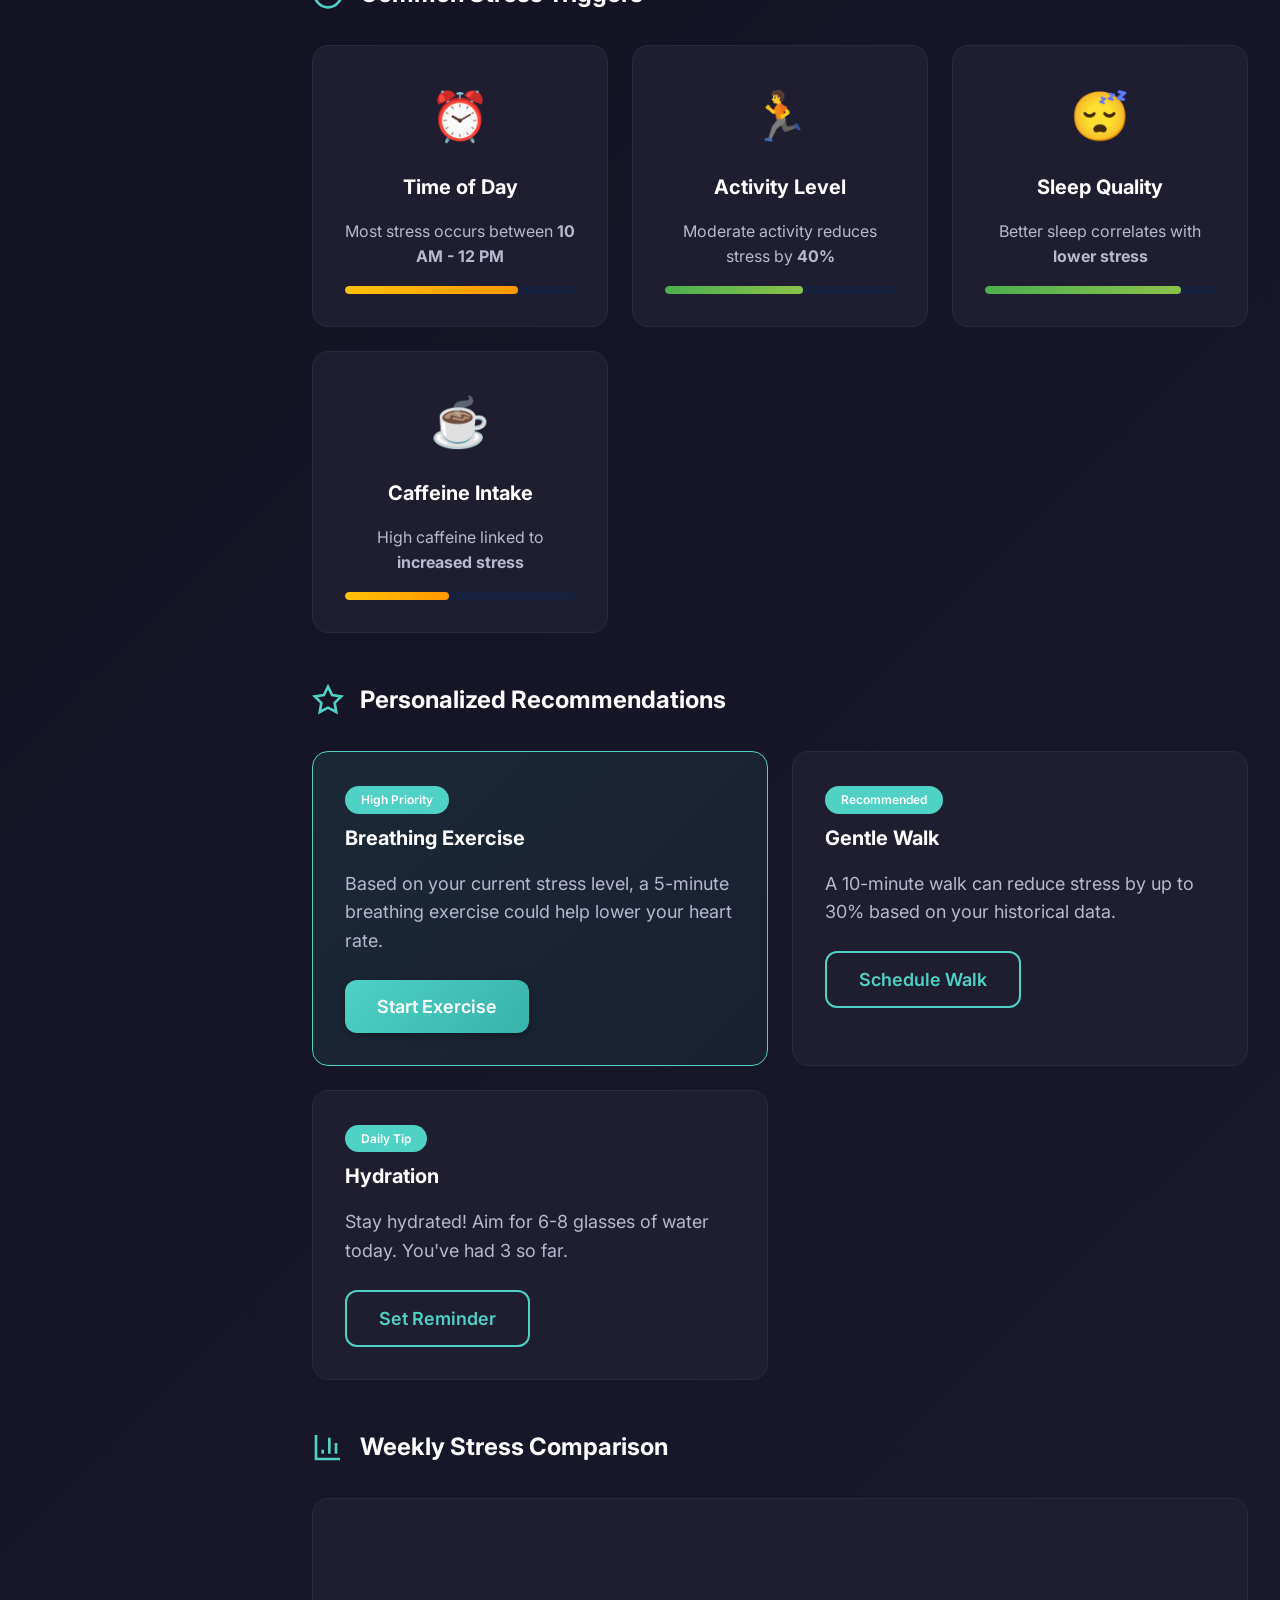
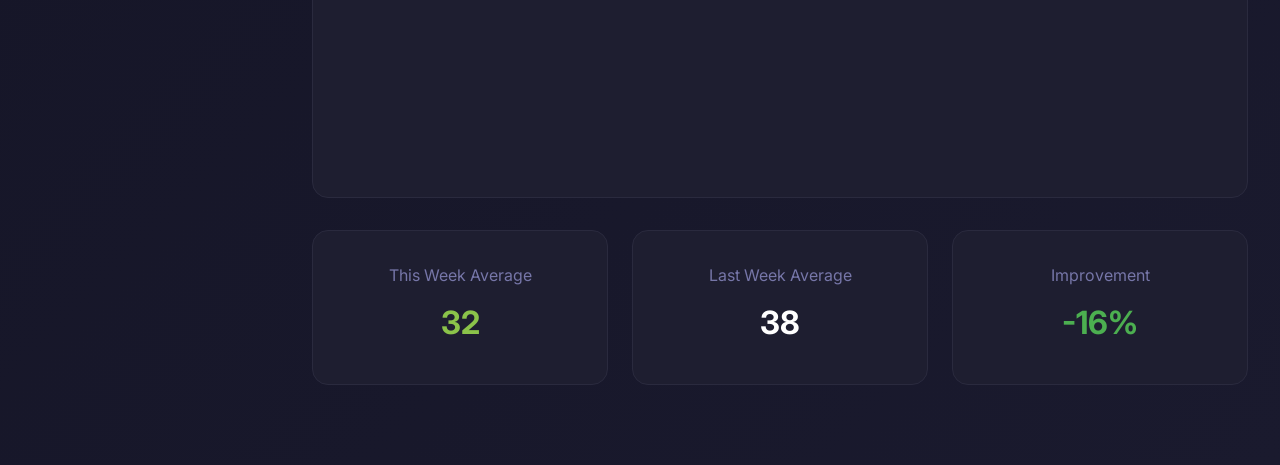
<file: stress.html>
<!DOCTYPE html>
<html lang="en">
<head>
    <meta charset="UTF-8">
    <meta name="viewport" content="width=device-width, initial-scale=1.0">
    <meta name="description" content="HeartWatcher AI - Stress & Heart Impact Analysis">
    <title>Stress Analysis - HeartWatcher AI</title>
    <link rel="stylesheet" href="style.css">
    <link href="https://fonts.googleapis.com/css2?family=Inter:wght@400;500;600;700&display=swap" rel="stylesheet">
</head>
<body>
    <a href="#main-content" class="skip-link">Skip to main content</a>

    <div class="app-container">
        <!-- Sidebar Navigation -->
        <nav class="sidebar" role="navigation" aria-label="Main navigation">
            <div class="sidebar-header">
                <div class="logo">
                    <svg class="logo-icon" viewBox="0 0 24 24" fill="none" stroke="currentColor" stroke-width="2">
                        <path d="M20.84 4.61a5.5 5.5 0 00-7.78 0L12 5.67l-1.06-1.06a5.5 5.5 0 00-7.78 7.78l1.06 1.06L12 21.23l7.78-7.78 1.06-1.06a5.5 5.5 0 000-7.78z"></path>
                    </svg>
                    <h1>HeartWatcher AI</h1>
                </div>
            </div>

            <ul class="nav-menu">
                <li>
                    <a href="index.html" class="nav-link">
                        <svg viewBox="0 0 24 24" fill="none" stroke="currentColor" stroke-width="2">
                            <rect x="3" y="3" width="7" height="7"></rect>
                            <rect x="14" y="3" width="7" height="7"></rect>
                            <rect x="14" y="14" width="7" height="7"></rect>
                            <rect x="3" y="14" width="7" height="7"></rect>
                        </svg>
                        <span>Dashboard</span>
                    </a>
                </li>
                <li>
                    <a href="stress.html" class="nav-link active" aria-current="page">
                        <svg viewBox="0 0 24 24" fill="none" stroke="currentColor" stroke-width="2">
                            <path d="M22 12h-4l-3 9L9 3l-3 9H2"></path>
                        </svg>
                        <span>Stress Analysis</span>
                    </a>
                </li>
                <li>
                    <a href="alerts.html" class="nav-link">
                        <svg viewBox="0 0 24 24" fill="none" stroke="currentColor" stroke-width="2">
                            <path d="M18 8A6 6 0 006 8c0 7-3 9-3 9h18s-3-2-3-9"></path>
                            <path d="M13.73 21a2 2 0 01-3.46 0"></path>
                        </svg>
                        <span>Alerts & Medications</span>
                        <span class="badge">3</span>
                    </a>
                </li>
            </ul>

            <div class="sidebar-footer">
                <button class="btn-voice" id="voiceAssistant" aria-label="Activate voice assistant">
                    <svg viewBox="0 0 24 24" fill="none" stroke="currentColor" stroke-width="2">
                        <path d="M12 1a3 3 0 00-3 3v8a3 3 0 006 0V4a3 3 0 00-3-3z"></path>
                        <path d="M19 10v2a7 7 0 01-14 0v-2"></path>
                        <line x1="12" y1="19" x2="12" y2="23"></line>
                        <line x1="8" y1="23" x2="16" y2="23"></line>
                    </svg>
                    <span>Voice Assistant</span>
                </button>
            </div>
        </nav>

        <!-- Main Content -->
        <main class="main-content" id="main-content">
            <!-- Header -->
            <header class="dashboard-header">
                <div class="header-info">
                    <h2>Stress & Heart Impact</h2>
                    <p class="header-subtitle">Understanding your stress patterns and cardiovascular health</p>
                </div>
                <div class="header-actions">
                    <button class="btn-icon" aria-label="Settings">
                        <svg viewBox="0 0 24 24" fill="none" stroke="currentColor" stroke-width="2">
                            <circle cx="12" cy="12" r="3"></circle>
                            <path d="M12 1v6m0 6v6M5.64 5.64l4.24 4.24m4.24 4.24l4.24 4.24M1 12h6m6 0h6M5.64 18.36l4.24-4.24m4.24-4.24l4.24-4.24"></path>
                        </svg>
                    </button>
                </div>
            </header>

            <!-- Current Stress Level -->
            <section class="stress-overview" aria-label="Current stress level">
                <div class="stress-gauge-card">
                    <h3>Current Stress Level</h3>
                    <div class="stress-gauge">
                        <svg viewBox="0 0 200 120" class="gauge-svg">
                            <!-- Background arc -->
                            <path d="M 20 100 A 80 80 0 0 1 180 100" fill="none" stroke="#2a2a3e" stroke-width="20" stroke-linecap="round"/>
                            <!-- Colored segments -->
                            <path d="M 20 100 A 80 80 0 0 1 64 37" fill="none" stroke="#4CAF50" stroke-width="20" stroke-linecap="round"/>
                            <path d="M 64 37 A 80 80 0 0 1 100 20" fill="none" stroke="#8BC34A" stroke-width="20" stroke-linecap="round"/>
                            <path d="M 100 20 A 80 80 0 0 1 136 37" fill="none" stroke="#FFC107" stroke-width="20" stroke-linecap="round"/>
                            <path d="M 136 37 A 80 80 0 0 1 180 100" fill="none" stroke="#FF5722" stroke-width="20" stroke-linecap="round"/>
                            <!-- Needle -->
                            <line id="stressNeedle" x1="100" y1="100" x2="100" y2="30" stroke="#fff" stroke-width="3" stroke-linecap="round" style="transform-origin: 100px 100px; transform: rotate(-60deg);"/>
                            <circle cx="100" cy="100" r="8" fill="#fff"/>
                        </svg>
                        <div class="stress-value">
                            <span class="value-large" id="stressScore">28</span>
                            <span class="value-label">Low Stress</span>
                        </div>
                    </div>
                    <div class="stress-scale">
                        <span>Low</span>
                        <span>Moderate</span>
                        <span>High</span>
                    </div>
                </div>

                <!-- Stress Impact Summary -->
                <div class="impact-summary">
                    <div class="impact-card">
                        <div class="impact-icon">
                            <svg viewBox="0 0 24 24" fill="none" stroke="currentColor" stroke-width="2">
                                <path d="M20.84 4.61a5.5 5.5 0 00-7.78 0L12 5.67l-1.06-1.06a5.5 5.5 0 00-7.78 7.78l1.06 1.06L12 21.23l7.78-7.78 1.06-1.06a5.5 5.5 0 000-7.78z"></path>
                            </svg>
                        </div>
                        <div class="impact-content">
                            <h4>Heart Rate Impact</h4>
                            <p class="impact-value">+5 BPM</p>
                            <p class="impact-description">Minimal increase from baseline</p>
                        </div>
                    </div>

                    <div class="impact-card">
                        <div class="impact-icon">
                            <svg viewBox="0 0 24 24" fill="none" stroke="currentColor" stroke-width="2">
                                <path d="M22 12h-4l-3 9L9 3l-3 9H2"></path>
                            </svg>
                        </div>
                        <div class="impact-content">
                            <h4>HRV Impact</h4>
                            <p class="impact-value">-3 ms</p>
                            <p class="impact-description">Within normal variation</p>
                        </div>
                    </div>

                    <div class="impact-card">
                        <div class="impact-icon">
                            <svg viewBox="0 0 24 24" fill="none" stroke="currentColor" stroke-width="2">
                                <circle cx="12" cy="12" r="10"></circle>
                                <path d="M2 12h20"></path>
                            </svg>
                        </div>
                        <div class="impact-content">
                            <h4>Blood Pressure</h4>
                            <p class="impact-value">120/80</p>
                            <p class="impact-description">Normal range</p>
                        </div>
                    </div>
                </div>
            </section>

            <!-- Stress Timeline -->
            <section class="stress-timeline-section" aria-label="Daily stress timeline">
                <h3 class="section-title">
                    <svg viewBox="0 0 24 24" fill="none" stroke="currentColor" stroke-width="2">
                        <circle cx="12" cy="12" r="10"></circle>
                        <polyline points="12 6 12 12 16 14"></polyline>
                    </svg>
                    Today's Stress Timeline
                </h3>

                <div class="timeline-chart">
                    <canvas id="stressTimelineChart" aria-label="Stress levels throughout the day"></canvas>
                </div>

                <div class="timeline-events">
                    <h4>Detected Events</h4>
                    <div class="event-list">
                        <div class="event-item event-normal">
                            <div class="event-time">8:30 AM</div>
                            <div class="event-content">
                                <h5>Morning Routine</h5>
                                <p>Normal stress levels during morning activities</p>
                            </div>
                            <div class="event-indicator"></div>
                        </div>

                        <div class="event-item event-elevated">
                            <div class="event-time">11:15 AM</div>
                            <div class="event-content">
                                <h5>Mild Stress Episode</h5>
                                <p>Elevated heart rate detected. Lasted 12 minutes.</p>
                            </div>
                            <div class="event-indicator"></div>
                        </div>

                        <div class="event-item event-recovery">
                            <div class="event-time">1:00 PM</div>
                            <div class="event-content">
                                <h5>Rest Period</h5>
                                <p>Relaxation detected. Vitals returned to baseline.</p>
                            </div>
                            <div class="event-indicator"></div>
                        </div>
                    </div>
                </div>
            </section>

            <!-- Stress Triggers Analysis -->
            <section class="triggers-section" aria-label="Stress triggers">
                <h3 class="section-title">
                    <svg viewBox="0 0 24 24" fill="none" stroke="currentColor" stroke-width="2">
                        <circle cx="12" cy="12" r="10"></circle>
                        <line x1="12" y1="8" x2="12" y2="12"></line>
                        <line x1="12" y1="16" x2="12.01" y2="16"></line>
                    </svg>
                    Common Stress Triggers
                </h3>

                <div class="triggers-grid">
                    <div class="trigger-card">
                        <div class="trigger-icon">⏰</div>
                        <h4>Time of Day</h4>
                        <p>Most stress occurs between <strong>10 AM - 12 PM</strong></p>
                        <div class="trigger-bar">
                            <div class="trigger-fill" style="width: 75%"></div>
                        </div>
                    </div>

                    <div class="trigger-card">
                        <div class="trigger-icon">🏃</div>
                        <h4>Activity Level</h4>
                        <p>Moderate activity reduces stress by <strong>40%</strong></p>
                        <div class="trigger-bar">
                            <div class="trigger-fill trigger-fill-positive" style="width: 60%"></div>
                        </div>
                    </div>

                    <div class="trigger-card">
                        <div class="trigger-icon">😴</div>
                        <h4>Sleep Quality</h4>
                        <p>Better sleep correlates with <strong>lower stress</strong></p>
                        <div class="trigger-bar">
                            <div class="trigger-fill trigger-fill-positive" style="width: 85%"></div>
                        </div>
                    </div>

                    <div class="trigger-card">
                        <div class="trigger-icon">☕</div>
                        <h4>Caffeine Intake</h4>
                        <p>High caffeine linked to <strong>increased stress</strong></p>
                        <div class="trigger-bar">
                            <div class="trigger-fill" style="width: 45%"></div>
                        </div>
                    </div>
                </div>
            </section>

            <!-- Stress Management Tips -->
            <section class="tips-section" aria-label="Stress management recommendations">
                <h3 class="section-title">
                    <svg viewBox="0 0 24 24" fill="none" stroke="currentColor" stroke-width="2">
                        <path d="M12 2l3.09 6.26L22 9.27l-5 4.87 1.18 6.88L12 17.77l-6.18 3.25L7 14.14 2 9.27l6.91-1.01L12 2z"></path>
                    </svg>
                    Personalized Recommendations
                </h3>

                <div class="tips-grid">
                    <div class="tip-card tip-high-priority">
                        <div class="tip-header">
                            <span class="tip-badge">High Priority</span>
                            <h4>Breathing Exercise</h4>
                        </div>
                        <p>Based on your current stress level, a 5-minute breathing exercise could help lower your heart rate.</p>
                        <button class="btn-primary">Start Exercise</button>
                    </div>

                    <div class="tip-card">
                        <div class="tip-header">
                            <span class="tip-badge">Recommended</span>
                            <h4>Gentle Walk</h4>
                        </div>
                        <p>A 10-minute walk can reduce stress by up to 30% based on your historical data.</p>
                        <button class="btn-outline">Schedule Walk</button>
                    </div>

                    <div class="tip-card">
                        <div class="tip-header">
                            <span class="tip-badge">Daily Tip</span>
                            <h4>Hydration</h4>
                        </div>
                        <p>Stay hydrated! Aim for 6-8 glasses of water today. You've had 3 so far.</p>
                        <button class="btn-outline">Set Reminder</button>
                    </div>
                </div>
            </section>

            <!-- Historical Comparison -->
            <section class="comparison-section" aria-label="Historical stress comparison">
                <h3 class="section-title">
                    <svg viewBox="0 0 24 24" fill="none" stroke="currentColor" stroke-width="2">
                        <path d="M3 3v18h18"></path>
                        <path d="M18 17V9"></path>
                        <path d="M13 17V5"></path>
                        <path d="M8 17v-3"></path>
                    </svg>
                    Weekly Stress Comparison
                </h3>

                <div class="comparison-chart">
                    <canvas id="weeklyComparisonChart" aria-label="Weekly stress levels comparison"></canvas>
                </div>

                <div class="comparison-stats">
                    <div class="stat-box">
                        <span class="stat-label">This Week Average</span>
                        <span class="stat-value stat-good">32</span>
                    </div>
                    <div class="stat-box">
                        <span class="stat-label">Last Week Average</span>
                        <span class="stat-value">38</span>
                    </div>
                    <div class="stat-box">
                        <span class="stat-label">Improvement</span>
                        <span class="stat-value stat-excellent">-16%</span>
                    </div>
                </div>
            </section>

            <!-- Breathing Exercise Tool -->
            <section class="breathing-section hidden" id="breathingExercise" aria-label="Guided breathing exercise">
                <div class="breathing-container">
                    <button class="breathing-close" aria-label="Close breathing exercise">×</button>
                    <h3>Guided Breathing Exercise</h3>
                    <p class="breathing-instruction">Follow the circle to breathe</p>
                    
                    <div class="breathing-circle-container">
                        <svg class="breathing-circle" viewBox="0 0 200 200">
                            <circle cx="100" cy="100" r="80" fill="none" stroke="rgba(79, 209, 197, 0.3)" stroke-width="2"/>
                            <circle id="breathingIndicator" cx="100" cy="100" r="40" fill="rgba(79, 209, 197, 0.6)"/>
                        </svg>
                        <div class="breathing-text" id="breathingText">Breathe In</div>
                    </div>

                    <div class="breathing-timer">
                        <span id="breathingTime">0:00</span> / 5:00
                    </div>

                    <div class="breathing-controls">
                        <button class="btn-primary" id="startBreathing">Start</button>
                        <button class="btn-outline" id="stopBreathing">Stop</button>
                    </div>
                </div>
            </section>
        </main>
    </div>

    <!-- Connection Status Indicator -->
    <div class="connection-status" id="connectionStatus">
        <div class="status-dot"></div>
        <span>Connected</span>
    </div>

    <script src="script.js"></script>
</body>
</html>
</file>
<file: style.css>
/* ============================================
   HeartWatcher AI - Futuristic Design System
   ============================================ */

/* CSS Variables & Design Tokens */
:root {
  /* Primary Colors */
  --color-primary: #4fd1c5;
  --color-primary-light: #6ee7db;
  --color-primary-dark: #38b2ac;
  
  /* Status Colors */
  --color-excellent: #4CAF50;
  --color-good: #8BC34A;
  --color-warning: #FFC107;
  --color-concerning: #FF9800;
  --color-critical: #F44336;
  --color-info: #2196F3;
  
  /* Background Colors */
  --color-bg-primary: #0f0f1e;
  --color-bg-secondary: #1a1a2e;
  --color-bg-tertiary: #16213e;
  --color-bg-card: #1e1e30;
  --color-bg-hover: #252541;
  
  /* Text Colors */
  --color-text-primary: #ffffff;
  --color-text-secondary: #b8b8d1;
  --color-text-muted: #7676a8;
  
  /* Border & Divider */
  --color-border: #2a2a3e;
  --color-border-light: #363652;
  
  /* Shadows */
  --shadow-sm: 0 2px 8px rgba(0, 0, 0, 0.3);
  --shadow-md: 0 4px 16px rgba(0, 0, 0, 0.4);
  --shadow-lg: 0 8px 32px rgba(0, 0, 0, 0.5);
  --shadow-glow: 0 0 20px rgba(79, 209, 197, 0.3);
  
  /* Typography */
  --font-family: 'Inter', -apple-system, BlinkMacSystemFont, 'Segoe UI', sans-serif;
  --font-size-xs: 0.75rem;    /* 12px */
  --font-size-sm: 0.875rem;   /* 14px */
  --font-size-base: 1rem;     /* 16px */
  --font-size-lg: 1.125rem;   /* 18px - minimum for elderly */
  --font-size-xl: 1.25rem;    /* 20px */
  --font-size-2xl: 1.5rem;    /* 24px */
  --font-size-3xl: 2rem;      /* 32px */
  --font-size-4xl: 2.5rem;    /* 40px */
  
  /* Spacing */
  --spacing-xs: 0.25rem;   /* 4px */
  --spacing-sm: 0.5rem;    /* 8px */
  --spacing-md: 1rem;      /* 16px */
  --spacing-lg: 1.5rem;    /* 24px */
  --spacing-xl: 2rem;      /* 32px */
  --spacing-2xl: 3rem;     /* 48px */
  
  /* Border Radius */
  --radius-sm: 0.5rem;
  --radius-md: 0.75rem;
  --radius-lg: 1rem;
  --radius-xl: 1.5rem;
  --radius-full: 9999px;
  
  /* Transitions */
  --transition-fast: 150ms ease;
  --transition-base: 250ms ease;
  --transition-slow: 400ms ease;
  
  /* Z-index */
  --z-dropdown: 1000;
  --z-sticky: 1020;
  --z-fixed: 1030;
  --z-modal-backdrop: 1040;
  --z-modal: 1050;
  --z-tooltip: 1070;
}

/* ============================================
   Reset & Base Styles
   ============================================ */

* {
  margin: 0;
  padding: 0;
  box-sizing: border-box;
}

html {
  font-size: 16px;
  scroll-behavior: smooth;
}

body {
  font-family: var(--font-family);
  font-size: var(--font-size-lg);
  line-height: 1.6;
  color: var(--color-text-primary);
  background: var(--color-bg-primary);
  -webkit-font-smoothing: antialiased;
  -moz-osx-font-smoothing: grayscale;
}

/* ============================================
   Accessibility
   ============================================ */

.skip-link {
  position: absolute;
  top: -40px;
  left: 0;
  background: var(--color-primary);
  color: var(--color-bg-primary);
  padding: var(--spacing-md) var(--spacing-lg);
  text-decoration: none;
  font-weight: 600;
  border-radius: 0 0 var(--radius-md) 0;
  z-index: var(--z-tooltip);
}

.skip-link:focus {
  top: 0;
}

/* Focus visible styles */
:focus-visible {
  outline: 4px solid var(--color-primary);
  outline-offset: 2px;
  border-radius: var(--radius-sm);
}

/* Remove outline for mouse users */
:focus:not(:focus-visible) {
  outline: none;
}

/* High contrast mode support */
@media (prefers-contrast: high) {
  :root {
    --color-bg-primary: #000000;
    --color-bg-secondary: #1a1a1a;
    --color-text-primary: #ffffff;
  }
}

/* Reduced motion support */
@media (prefers-reduced-motion: reduce) {
  *,
  *::before,
  *::after {
    animation-duration: 0.01ms !important;
    animation-iteration-count: 1 !important;
    transition-duration: 0.01ms !important;
  }
}

/* ============================================
   Layout Structure
   ============================================ */

.app-container {
  display: flex;
  min-height: 100vh;
  background: linear-gradient(135deg, var(--color-bg-primary) 0%, var(--color-bg-secondary) 100%);
}

/* ============================================
   Sidebar Navigation
   ============================================ */

.sidebar {
  width: 280px;
  background: var(--color-bg-secondary);
  border-right: 1px solid var(--color-border);
  display: flex;
  flex-direction: column;
  position: sticky;
  top: 0;
  height: 100vh;
  overflow-y: auto;
  transition: transform var(--transition-base);
  z-index: var(--z-sticky);
}

.sidebar-header {
  padding: var(--spacing-xl) var(--spacing-lg);
  border-bottom: 1px solid var(--color-border);
}

.logo {
  display: flex;
  align-items: center;
  gap: var(--spacing-md);
}

.logo-icon {
  width: 40px;
  height: 40px;
  stroke: var(--color-primary);
  filter: drop-shadow(0 0 10px rgba(79, 209, 197, 0.5));
}

.logo h1 {
  font-size: var(--font-size-xl);
  font-weight: 700;
  background: linear-gradient(135deg, var(--color-primary) 0%, var(--color-primary-light) 100%);
  -webkit-background-clip: text;
  -webkit-text-fill-color: transparent;
  background-clip: text;
}

.nav-menu {
  list-style: none;
  padding: var(--spacing-lg);
  flex: 1;
}

.nav-menu li {
  margin-bottom: var(--spacing-sm);
}

.nav-link {
  display: flex;
  align-items: center;
  gap: var(--spacing-md);
  padding: var(--spacing-md) var(--spacing-lg);
  color: var(--color-text-secondary);
  text-decoration: none;
  border-radius: var(--radius-md);
  transition: all var(--transition-base);
  font-size: var(--font-size-lg);
  font-weight: 500;
  position: relative;
}

.nav-link svg {
  width: 24px;
  height: 24px;
  transition: transform var(--transition-base);
}

.nav-link:hover {
  background: var(--color-bg-hover);
  color: var(--color-text-primary);
  transform: translateX(4px);
}

.nav-link:hover svg {
  transform: scale(1.1);
}

.nav-link.active {
  background: linear-gradient(135deg, rgba(79, 209, 197, 0.2) 0%, rgba(79, 209, 197, 0.1) 100%);
  color: var(--color-primary);
  border-left: 4px solid var(--color-primary);
  padding-left: calc(var(--spacing-lg) - 4px);
}

.badge {
  margin-left: auto;
  background: var(--color-critical);
  color: white;
  font-size: var(--font-size-xs);
  padding: 0.25rem 0.5rem;
  border-radius: var(--radius-full);
  font-weight: 600;
  min-width: 20px;
  text-align: center;
}

.sidebar-footer {
  padding: var(--spacing-lg);
  border-top: 1px solid var(--color-border);
}

.btn-voice {
  width: 100%;
  display: flex;
  align-items: center;
  justify-content: center;
  gap: var(--spacing-sm);
  padding: var(--spacing-md) var(--spacing-lg);
  background: linear-gradient(135deg, var(--color-primary) 0%, var(--color-primary-dark) 100%);
  color: white;
  border: none;
  border-radius: var(--radius-md);
  font-size: var(--font-size-lg);
  font-weight: 600;
  cursor: pointer;
  transition: all var(--transition-base);
  box-shadow: var(--shadow-sm);
}

.btn-voice svg {
  width: 20px;
  height: 20px;
}

.btn-voice:hover {
  transform: translateY(-2px);
  box-shadow: var(--shadow-md), var(--shadow-glow);
}

.btn-voice:active {
  transform: translateY(0);
}

/* ============================================
   Main Content Area
   ============================================ */

.main-content {
  flex: 1;
  padding: var(--spacing-xl);
  overflow-y: auto;
  max-width: 1400px;
  margin: 0 auto;
  width: 100%;
}

.dashboard-header {
  display: flex;
  justify-content: space-between;
  align-items: flex-start;
  margin-bottom: var(--spacing-2xl);
  gap: var(--spacing-lg);
}

.header-info h2 {
  font-size: var(--font-size-3xl);
  font-weight: 700;
  margin-bottom: var(--spacing-sm);
}

.header-subtitle {
  font-size: var(--font-size-lg);
  color: var(--color-text-secondary);
}

.header-actions {
  display: flex;
  gap: var(--spacing-md);
  align-items: center;
}

/* ============================================
   Buttons
   ============================================ */

.btn-primary,
.btn-outline,
.btn-text,
.btn-icon,
.btn-emergency {
  border: none;
  border-radius: var(--radius-md);
  font-family: var(--font-family);
  font-weight: 600;
  cursor: pointer;
  transition: all var(--transition-base);
  display: inline-flex;
  align-items: center;
  justify-content: center;
  gap: var(--spacing-sm);
  text-decoration: none;
  white-space: nowrap;
}

.btn-primary {
  padding: var(--spacing-md) var(--spacing-xl);
  background: linear-gradient(135deg, var(--color-primary) 0%, var(--color-primary-dark) 100%);
  color: white;
  font-size: var(--font-size-lg);
  box-shadow: var(--shadow-sm);
}

.btn-primary:hover {
  transform: translateY(-2px);
  box-shadow: var(--shadow-md), var(--shadow-glow);
}

.btn-outline {
  padding: var(--spacing-md) var(--spacing-xl);
  background: transparent;
  color: var(--color-primary);
  border: 2px solid var(--color-primary);
  font-size: var(--font-size-lg);
}

.btn-outline:hover {
  background: rgba(79, 209, 197, 0.1);
  transform: translateY(-2px);
}

.btn-text {
  padding: var(--spacing-sm) var(--spacing-md);
  background: transparent;
  color: var(--color-text-secondary);
  font-size: var(--font-size-base);
}

.btn-text:hover {
  color: var(--color-text-primary);
  background: var(--color-bg-hover);
}

.btn-icon {
  width: 48px;
  height: 48px;
  padding: var(--spacing-md);
  background: var(--color-bg-card);
  color: var(--color-text-primary);
  border: 1px solid var(--color-border);
  border-radius: var(--radius-md);
}

.btn-icon svg {
  width: 24px;
  height: 24px;
}

.btn-icon:hover {
  background: var(--color-bg-hover);
  border-color: var(--color-primary);
  color: var(--color-primary);
}

.btn-emergency {
  padding: var(--spacing-md) var(--spacing-xl);
  background: linear-gradient(135deg, var(--color-critical) 0%, #d32f2f 100%);
  color: white;
  font-size: var(--font-size-lg);
  box-shadow: var(--shadow-md);
  animation: pulse-emergency 2s infinite;
}

.btn-emergency:hover {
  transform: scale(1.05);
  box-shadow: 0 0 30px rgba(244, 67, 54, 0.6);
}

.btn-small {
  padding: var(--spacing-sm) var(--spacing-md);
  font-size: var(--font-size-base);
}

.btn-full-width {
  width: 100%;
}

@keyframes pulse-emergency {
  0%, 100% {
    box-shadow: 0 0 0 0 rgba(244, 67, 54, 0.7);
  }
  50% {
    box-shadow: 0 0 0 10px rgba(244, 67, 54, 0);
  }
}

/* ============================================
   Emergency Banner
   ============================================ */

.emergency-banner {
  position: fixed;
  top: 0;
  left: 0;
  right: 0;
  background: linear-gradient(135deg, var(--color-critical) 0%, #d32f2f 100%);
  color: white;
  padding: var(--spacing-lg);
  z-index: var(--z-modal);
  box-shadow: var(--shadow-lg);
  animation: slideDown 0.5s ease-out;
}

@keyframes slideDown {
  from {
    transform: translateY(-100%);
  }
  to {
    transform: translateY(0);
  }
}

.emergency-content {
  max-width: 1200px;
  margin: 0 auto;
  display: flex;
  align-items: center;
  gap: var(--spacing-lg);
}

.emergency-icon {
  flex-shrink: 0;
}

.emergency-icon svg {
  width: 48px;
  height: 48px;
  animation: pulse 1s infinite;
}

.emergency-text h2 {
  font-size: var(--font-size-2xl);
  margin-bottom: var(--spacing-xs);
}

.emergency-text p {
  font-size: var(--font-size-lg);
  opacity: 0.9;
}

.emergency-dismiss {
  margin-left: auto;
  width: 40px;
  height: 40px;
  background: rgba(255, 255, 255, 0.2);
  border: none;
  border-radius: var(--radius-md);
  color: white;
  font-size: 2rem;
  cursor: pointer;
  transition: background var(--transition-base);
}

.emergency-dismiss:hover {
  background: rgba(255, 255, 255, 0.3);
}

/* ============================================
   Health Status Overview
   ============================================ */

.health-overview {
  margin-bottom: var(--spacing-2xl);
}

.status-card {
  background: var(--color-bg-card);
  border: 2px solid var(--color-border);
  border-radius: var(--radius-xl);
  padding: var(--spacing-2xl);
  display: flex;
  align-items: center;
  gap: var(--spacing-2xl);
  box-shadow: var(--shadow-md);
  transition: all var(--transition-base);
}

.status-card:hover {
  transform: translateY(-4px);
  box-shadow: var(--shadow-lg);
}

.status-indicator {
  position: relative;
  display: flex;
  align-items: center;
  justify-content: center;
}

.pulse-ring {
  position: absolute;
  width: 120px;
  height: 120px;
  border: 3px solid var(--color-excellent);
  border-radius: 50%;
  animation: pulse-ring 2s cubic-bezier(0.4, 0, 0.6, 1) infinite;
  opacity: 0.6;
}

@keyframes pulse-ring {
  0% {
    transform: scale(0.8);
    opacity: 1;
  }
  100% {
    transform: scale(1.2);
    opacity: 0;
  }
}

.status-icon {
  width: 80px;
  height: 80px;
  background: linear-gradient(135deg, var(--color-excellent) 0%, #66BB6A 100%);
  border-radius: 50%;
  display: flex;
  align-items: center;
  justify-content: center;
  box-shadow: 0 0 30px rgba(76, 175, 80, 0.5);
}

.status-icon svg {
  width: 48px;
  height: 48px;
  stroke: white;
}

.status-content h3 {
  font-size: var(--font-size-xl);
  color: var(--color-text-secondary);
  margin-bottom: var(--spacing-sm);
}

.status-label {
  font-size: var(--font-size-3xl);
  font-weight: 700;
  color: var(--color-excellent);
  margin-bottom: var(--spacing-xs);
}

.status-description {
  font-size: var(--font-size-lg);
  color: var(--color-text-secondary);
}

/* Status color variations */
.status-excellent {
  border-color: var(--color-excellent);
}

.status-excellent .pulse-ring {
  border-color: var(--color-excellent);
}

.status-good {
  border-color: var(--color-good);
}

.status-warning {
  border-color: var(--color-warning);
}

.status-concerning {
  border-color: var(--color-concerning);
}

.status-critical {
  border-color: var(--color-critical);
  animation: border-pulse 1s infinite;
}

@keyframes border-pulse {
  0%, 100% {
    border-color: var(--color-critical);
    box-shadow: 0 0 0 0 rgba(244, 67, 54, 0.7);
  }
  50% {
    border-color: #ff6b6b;
    box-shadow: 0 0 0 10px rgba(244, 67, 54, 0);
  }
}

/* ============================================
   Vitals Grid
   ============================================ */

.vitals-grid {
  display: grid;
  grid-template-columns: repeat(auto-fit, minmax(300px, 1fr));
  gap: var(--spacing-lg);
  margin-bottom: var(--spacing-2xl);
}

.vital-card {
  background: var(--color-bg-card);
  border: 1px solid var(--color-border);
  border-radius: var(--radius-xl);
  padding: var(--spacing-xl);
  transition: all var(--transition-base);
  position: relative;
  overflow: hidden;
}

.vital-card::before {
  content: '';
  position: absolute;
  top: 0;
  left: 0;
  right: 0;
  height: 4px;
  background: linear-gradient(90deg, var(--color-primary) 0%, var(--color-primary-light) 100%);
  opacity: 0;
  transition: opacity var(--transition-base);
}

.vital-card:hover::before {
  opacity: 1;
}

.vital-card:hover {
  transform: translateY(-4px);
  box-shadow: var(--shadow-lg);
  border-color: var(--color-primary);
}

.vital-header {
  display: flex;
  align-items: center;
  gap: var(--spacing-md);
  margin-bottom: var(--spacing-lg);
}

.vital-icon {
  width: 48px;
  height: 48px;
  border-radius: var(--radius-md);
  display: flex;
  align-items: center;
  justify-content: center;
  position: relative;
}

.vital-icon svg {
  width: 28px;
  height: 28px;
  stroke: white;
  z-index: 1;
}

.vital-icon-heart {
  background: linear-gradient(135deg, #F44336 0%, #E91E63 100%);
  box-shadow: 0 0 20px rgba(244, 67, 54, 0.4);
}

.vital-icon-oxygen {
  background: linear-gradient(135deg, #2196F3 0%, #03A9F4 100%);
  box-shadow: 0 0 20px rgba(33, 150, 243, 0.4);
}

.vital-icon-hrv {
  background: linear-gradient(135deg, #9C27B0 0%, #BA68C8 100%);
  box-shadow: 0 0 20px rgba(156, 39, 176, 0.4);
}

.vital-icon-activity {
  background: linear-gradient(135deg, #FF9800 0%, #FFB74D 100%);
  box-shadow: 0 0 20px rgba(255, 152, 0, 0.4);
}

.vital-header h4 {
  font-size: var(--font-size-lg);
  font-weight: 600;
  color: var(--color-text-secondary);
}

.vital-value {
  display: flex;
  align-items: baseline;
  gap: var(--spacing-sm);
  margin-bottom: var(--spacing-lg);
}

.value-large {
  font-size: var(--font-size-4xl);
  font-weight: 700;
  line-height: 1;
}

.value-unit {
  font-size: var(--font-size-xl);
  color: var(--color-text-secondary);
  font-weight: 500;
}

.value-label {
  font-size: var(--font-size-base);
  color: var(--color-text-secondary);
}

.vital-chart {
  height: 100px;
  margin-bottom: var(--spacing-lg);
  background: rgba(79, 209, 197, 0.05);
  border-radius: var(--radius-md);
  padding: var(--spacing-sm);
}

.vital-chart canvas {
  width: 100% !important;
  height: 100% !important;
}

.vital-status {
  display: flex;
  justify-content: space-between;
  align-items: center;
}

.status-badge {
  padding: var(--spacing-xs) var(--spacing-md);
  border-radius: var(--radius-full);
  font-size: var(--font-size-sm);
  font-weight: 600;
}

.status-normal {
  background: rgba(76, 175, 80, 0.2);
  color: var(--color-excellent);
}

.status-good {
  background: rgba(139, 195, 74, 0.2);
  color: var(--color-good);
}

.status-warning {
  background: rgba(255, 193, 7, 0.2);
  color: var(--color-warning);
}

.status-taken {
  background: rgba(76, 175, 80, 0.2);
  color: var(--color-excellent);
}

.status-scheduled {
  background: rgba(33, 150, 243, 0.2);
  color: var(--color-info);
}

.vital-range {
  font-size: var(--font-size-sm);
  color: var(--color-text-muted);
}

/* Activity Progress Bar */
.activity-bar {
  height: 12px;
  background: var(--color-bg-tertiary);
  border-radius: var(--radius-full);
  overflow: hidden;
  margin: var(--spacing-lg) 0;
}

.activity-progress {
  height: 100%;
  background: linear-gradient(90deg, #FF9800 0%, #FFB74D 100%);
  border-radius: var(--radius-full);
  transition: width 1s ease;
}

/* ============================================
   Insights Section
   ============================================ */

.insights-section {
  margin-bottom: var(--spacing-2xl);
}

.section-title {
  display: flex;
  align-items: center;
  gap: var(--spacing-md);
  font-size: var(--font-size-2xl);
  font-weight: 700;
  margin-bottom: var(--spacing-xl);
}

.section-title svg {
  width: 32px;
  height: 32px;
  stroke: var(--color-primary);
}

.insights-grid {
  display: grid;
  grid-template-columns: repeat(auto-fit, minmax(320px, 1fr));
  gap: var(--spacing-lg);
}

.insight-card {
  background: var(--color-bg-card);
  border: 1px solid var(--color-border);
  border-radius: var(--radius-lg);
  padding: var(--spacing-xl);
  transition: all var(--transition-base);
}

.insight-card:hover {
  transform: translateY(-2px);
  box-shadow: var(--shadow-md);
  border-color: var(--color-primary);
}

.insight-header {
  display: flex;
  justify-content: space-between;
  align-items: center;
  margin-bottom: var(--spacing-md);
}

.insight-header h4 {
  font-size: var(--font-size-xl);
  font-weight: 600;
}

.insight-time {
  font-size: var(--font-size-sm);
  color: var(--color-text-muted);
}

.insight-badge {
  padding: var(--spacing-xs) var(--spacing-md);
  background: linear-gradient(135deg, var(--color-primary) 0%, var(--color-primary-dark) 100%);
  color: white;
  font-size: var(--font-size-xs);
  border-radius: var(--radius-full);
  font-weight: 600;
}

.insight-content p {
  font-size: var(--font-size-lg);
  color: var(--color-text-secondary);
  margin-bottom: var(--spacing-md);
  line-height: 1.6;
}

.insight-list {
  list-style: none;
  margin: var(--spacing-md) 0;
}

.insight-list li {
  padding: var(--spacing-sm) 0;
  font-size: var(--font-size-lg);
  color: var(--color-text-secondary);
}

.insight-warning {
  border-left: 4px solid var(--color-warning);
}

.insight-info {
  border-left: 4px solid var(--color-info);
}

.medication-item {
  display: flex;
  align-items: center;
  gap: var(--spacing-md);
  padding: var(--spacing-md);
  background: var(--color-bg-hover);
  border-radius: var(--radius-md);
  margin-bottom: var(--spacing-md);
}

.med-icon {
  font-size: var(--font-size-3xl);
}

.med-info p {
  margin: 0;
  line-height: 1.4;
}

.med-dose {
  font-size: var(--font-size-base);
  color: var(--color-text-muted);
}

/* ============================================
   Trends Section
   ============================================ */

.trends-section {
  margin-bottom: var(--spacing-2xl);
}

.section-header {
  display: flex;
  justify-content: space-between;
  align-items: center;
  margin-bottom: var(--spacing-xl);
  flex-wrap: wrap;
  gap: var(--spacing-md);
}

.time-selector {
  display: flex;
  gap: var(--spacing-sm);
  background: var(--color-bg-card);
  padding: var(--spacing-xs);
  border-radius: var(--radius-md);
}

.time-btn {
  padding: var(--spacing-sm) var(--spacing-lg);
  background: transparent;
  border: none;
  color: var(--color-text-secondary);
  font-size: var(--font-size-base);
  font-weight: 500;
  border-radius: var(--radius-sm);
  cursor: pointer;
  transition: all var(--transition-base);
}

.time-btn:hover {
  background: var(--color-bg-hover);
  color: var(--color-text-primary);
}

.time-btn.active {
  background: var(--color-primary);
  color: white;
}

.trends-chart-container {
  background: var(--color-bg-card);
  border: 1px solid var(--color-border);
  border-radius: var(--radius-lg);
  padding: var(--spacing-xl);
  height: 400px;
}

.trends-chart-container canvas {
  width: 100% !important;
  height: 100% !important;
}

/* ============================================
   Quick Actions
   ============================================ */

.quick-actions {
  margin-bottom: var(--spacing-2xl);
}

.actions-grid {
  display: grid;
  grid-template-columns: repeat(auto-fit, minmax(200px, 1fr));
  gap: var(--spacing-lg);
}

.action-btn {
  display: flex;
  flex-direction: column;
  align-items: center;
  gap: var(--spacing-md);
  padding: var(--spacing-xl);
  background: var(--color-bg-card);
  border: 1px solid var(--color-border);
  border-radius: var(--radius-lg);
  color: var(--color-text-primary);
  font-size: var(--font-size-lg);
  font-weight: 500;
  cursor: pointer;
  transition: all var(--transition-base);
}

.action-btn svg {
  width: 40px;
  height: 40px;
  stroke: var(--color-primary);
  transition: transform var(--transition-base);
}

.action-btn:hover {
  background: var(--color-bg-hover);
  border-color: var(--color-primary);
  transform: translateY(-4px);
  box-shadow: var(--shadow-md);
}

.action-btn:hover svg {
  transform: scale(1.1);
}

/* ============================================
   Stress Page Styles
   ============================================ */

.stress-overview {
  display: grid;
  grid-template-columns: 1fr 2fr;
  gap: var(--spacing-xl);
  margin-bottom: var(--spacing-2xl);
}

.stress-gauge-card {
  background: var(--color-bg-card);
  border: 1px solid var(--color-border);
  border-radius: var(--radius-xl);
  padding: var(--spacing-2xl);
}

.stress-gauge-card h3 {
  font-size: var(--font-size-xl);
  margin-bottom: var(--spacing-xl);
  text-align: center;
}

.stress-gauge {
  position: relative;
  margin: var(--spacing-xl) auto;
}

.gauge-svg {
  display: block;
  margin: 0 auto;
}

.stress-value {
  position: absolute;
  top: 65%;
  left: 50%;
  transform: translate(-50%, -50%);
  text-align: center;
}

.stress-value .value-large {
  display: block;
  font-size: var(--font-size-4xl);
  font-weight: 700;
  color: var(--color-excellent);
}

.stress-value .value-label {
  font-size: var(--font-size-lg);
  color: var(--color-text-secondary);
}

.stress-scale {
  display: flex;
  justify-content: space-between;
  font-size: var(--font-size-sm);
  color: var(--color-text-muted);
  margin-top: var(--spacing-md);
}

.impact-summary {
  display: grid;
  grid-template-columns: repeat(auto-fit, minmax(200px, 1fr));
  gap: var(--spacing-lg);
}

.impact-card {
  background: var(--color-bg-card);
  border: 1px solid var(--color-border);
  border-radius: var(--radius-lg);
  padding: var(--spacing-xl);
  display: flex;
  flex-direction: column;
  gap: var(--spacing-md);
}

.impact-icon {
  width: 48px;
  height: 48px;
  background: rgba(79, 209, 197, 0.1);
  border-radius: var(--radius-md);
  display: flex;
  align-items: center;
  justify-content: center;
}

.impact-icon svg {
  width: 28px;
  height: 28px;
  stroke: var(--color-primary);
}

.impact-content h4 {
  font-size: var(--font-size-lg);
  color: var(--color-text-secondary);
}

.impact-value {
  font-size: var(--font-size-2xl);
  font-weight: 700;
  color: var(--color-text-primary);
}

.impact-description {
  font-size: var(--font-size-base);
  color: var(--color-text-muted);
}

/* Stress Timeline */
.stress-timeline-section {
  margin-bottom: var(--spacing-2xl);
}

.timeline-chart {
  background: var(--color-bg-card);
  border: 1px solid var(--color-border);
  border-radius: var(--radius-lg);
  padding: var(--spacing-xl);
  height: 300px;
  margin-bottom: var(--spacing-xl);
}

.timeline-events h4 {
  font-size: var(--font-size-xl);
  margin-bottom: var(--spacing-lg);
}

.event-list {
  display: flex;
  flex-direction: column;
  gap: var(--spacing-md);
}

.event-item {
  background: var(--color-bg-card);
  border: 1px solid var(--color-border);
  border-left: 4px solid;
  border-radius: var(--radius-md);
  padding: var(--spacing-lg);
  display: grid;
  grid-template-columns: 80px 1fr 20px;
  gap: var(--spacing-lg);
  align-items: center;
  transition: all var(--transition-base);
}

.event-item:hover {
  background: var(--color-bg-hover);
  transform: translateX(4px);
}

.event-normal {
  border-left-color: var(--color-excellent);
}

.event-elevated {
  border-left-color: var(--color-warning);
}

.event-recovery {
  border-left-color: var(--color-info);
}

.event-time {
  font-size: var(--font-size-lg);
  font-weight: 600;
  color: var(--color-text-secondary);
}

.event-content h5 {
  font-size: var(--font-size-lg);
  margin-bottom: var(--spacing-xs);
}

.event-content p {
  font-size: var(--font-size-base);
  color: var(--color-text-muted);
}

.event-indicator {
  width: 12px;
  height: 12px;
  border-radius: 50%;
  background: var(--color-primary);
}

/* Stress Triggers */
.triggers-section {
  margin-bottom: var(--spacing-2xl);
}

.triggers-grid {
  display: grid;
  grid-template-columns: repeat(auto-fit, minmax(250px, 1fr));
  gap: var(--spacing-lg);
}

.trigger-card {
  background: var(--color-bg-card);
  border: 1px solid var(--color-border);
  border-radius: var(--radius-lg);
  padding: var(--spacing-xl);
  text-align: center;
}

.trigger-icon {
  font-size: 3rem;
  margin-bottom: var(--spacing-md);
}

.trigger-card h4 {
  font-size: var(--font-size-xl);
  margin-bottom: var(--spacing-md);
}

.trigger-card p {
  font-size: var(--font-size-base);
  color: var(--color-text-secondary);
  margin-bottom: var(--spacing-md);
}

.trigger-bar {
  height: 8px;
  background: var(--color-bg-tertiary);
  border-radius: var(--radius-full);
  overflow: hidden;
}

.trigger-fill {
  height: 100%;
  background: linear-gradient(90deg, var(--color-warning) 0%, var(--color-concerning) 100%);
  border-radius: var(--radius-full);
  transition: width 1s ease;
}

.trigger-fill-positive {
  background: linear-gradient(90deg, var(--color-excellent) 0%, var(--color-good) 100%);
}

/* Stress Management Tips */
.tips-section {
  margin-bottom: var(--spacing-2xl);
}

.tips-grid {
  display: grid;
  grid-template-columns: repeat(auto-fit, minmax(300px, 1fr));
  gap: var(--spacing-lg);
}

.tip-card {
  background: var(--color-bg-card);
  border: 1px solid var(--color-border);
  border-radius: var(--radius-lg);
  padding: var(--spacing-xl);
}

.tip-high-priority {
  background: linear-gradient(135deg, rgba(79, 209, 197, 0.1) 0%, rgba(79, 209, 197, 0.05) 100%);
  border-color: var(--color-primary);
}

.tip-header {
  margin-bottom: var(--spacing-md);
}

.tip-badge {
  display: inline-block;
  padding: var(--spacing-xs) var(--spacing-md);
  background: var(--color-primary);
  color: white;
  font-size: var(--font-size-xs);
  font-weight: 600;
  border-radius: var(--radius-full);
  margin-bottom: var(--spacing-sm);
}

.tip-card h4 {
  font-size: var(--font-size-xl);
  margin-bottom: var(--spacing-md);
}

.tip-card p {
  font-size: var(--font-size-lg);
  color: var(--color-text-secondary);
  margin-bottom: var(--spacing-lg);
  line-height: 1.6;
}

/* Weekly Comparison */
.comparison-section {
  margin-bottom: var(--spacing-2xl);
}

.comparison-chart {
  background: var(--color-bg-card);
  border: 1px solid var(--color-border);
  border-radius: var(--radius-lg);
  padding: var(--spacing-xl);
  height: 300px;
  margin-bottom: var(--spacing-xl);
}

.comparison-stats {
  display: grid;
  grid-template-columns: repeat(auto-fit, minmax(200px, 1fr));
  gap: var(--spacing-lg);
}

.stat-box {
  background: var(--color-bg-card);
  border: 1px solid var(--color-border);
  border-radius: var(--radius-lg);
  padding: var(--spacing-xl);
  text-align: center;
}

.stat-label {
  display: block;
  font-size: var(--font-size-base);
  color: var(--color-text-muted);
  margin-bottom: var(--spacing-sm);
}

.stat-value {
  display: block;
  font-size: var(--font-size-3xl);
  font-weight: 700;
  color: var(--color-text-primary);
}

.stat-good {
  color: var(--color-good);
}

.stat-excellent {
  color: var(--color-excellent);
}

/* Breathing Exercise */
.breathing-section {
  position: fixed;
  top: 0;
  left: 0;
  right: 0;
  bottom: 0;
  background: rgba(15, 15, 30, 0.95);
  backdrop-filter: blur(10px);
  display: flex;
  align-items: center;
  justify-content: center;
  z-index: var(--z-modal);
  padding: var(--spacing-lg);
}

.breathing-container {
  background: var(--color-bg-card);
  border: 1px solid var(--color-border);
  border-radius: var(--radius-xl);
  padding: var(--spacing-2xl);
  max-width: 500px;
  width: 100%;
  position: relative;
  text-align: center;
}

.breathing-close {
  position: absolute;
  top: var(--spacing-lg);
  right: var(--spacing-lg);
  width: 40px;
  height: 40px;
  background: transparent;
  border: none;
  color: var(--color-text-secondary);
  font-size: 2rem;
  cursor: pointer;
  transition: color var(--transition-base);
}

.breathing-close:hover {
  color: var(--color-text-primary);
}

.breathing-container h3 {
  font-size: var(--font-size-2xl);
  margin-bottom: var(--spacing-md);
}

.breathing-instruction {
  font-size: var(--font-size-lg);
  color: var(--color-text-secondary);
  margin-bottom: var(--spacing-2xl);
}

.breathing-circle-container {
  position: relative;
  margin: var(--spacing-2xl) 0;
}

.breathing-circle {
  width: 100%;
  max-width: 200px;
  height: auto;
  display: block;
  margin: 0 auto;
}

#breathingIndicator {
  animation: breathe 8s ease-in-out infinite;
}

@keyframes breathe {
  0%, 100% {
    r: 40;
    fill: rgba(79, 209, 197, 0.6);
  }
  50% {
    r: 80;
    fill: rgba(79, 209, 197, 0.3);
  }
}

.breathing-text {
  position: absolute;
  top: 50%;
  left: 50%;
  transform: translate(-50%, -50%);
  font-size: var(--font-size-2xl);
  font-weight: 600;
  color: var(--color-primary);
}

.breathing-timer {
  font-size: var(--font-size-xl);
  color: var(--color-text-secondary);
  margin: var(--spacing-xl) 0;
}

.breathing-controls {
  display: flex;
  gap: var(--spacing-md);
  justify-content: center;
}

/* ============================================
   Alerts Page Styles
   ============================================ */

.alerts-section {
  margin-bottom: var(--spacing-2xl);
}

.alert-count-badge {
  display: inline-flex;
  align-items: center;
  justify-content: center;
  min-width: 32px;
  height: 32px;
  padding: 0 var(--spacing-md);
  background: var(--color-critical);
  color: white;
  font-size: var(--font-size-base);
  font-weight: 700;
  border-radius: var(--radius-full);
  margin-left: var(--spacing-md);
}

.alerts-list {
  display: flex;
  flex-direction: column;
  gap: var(--spacing-lg);
}

.alert-card {
  background: var(--color-bg-card);
  border: 1px solid var(--color-border);
  border-left: 6px solid;
  border-radius: var(--radius-lg);
  padding: var(--spacing-xl);
  display: grid;
  grid-template-columns: auto auto 1fr;
  gap: var(--spacing-lg);
  align-items: start;
  position: relative;
  overflow: hidden;
  transition: all var(--transition-base);
}

.alert-card:hover {
  transform: translateX(4px);
  box-shadow: var(--shadow-md);
}

.alert-high {
  border-left-color: var(--color-critical);
}

.alert-medium {
  border-left-color: var(--color-warning);
}

.alert-low {
  border-left-color: var(--color-info);
}

.alert-indicator {
  position: absolute;
  top: 0;
  right: 0;
  width: 8px;
  height: 100%;
  background: linear-gradient(180deg, transparent 0%, var(--color-critical) 100%);
  opacity: 0.3;
}

.alert-high .alert-indicator {
  animation: pulse-vertical 2s infinite;
}

@keyframes pulse-vertical {
  0%, 100% {
    opacity: 0.3;
  }
  50% {
    opacity: 0.7;
  }
}

.alert-icon {
  width: 48px;
  height: 48px;
  border-radius: var(--radius-md);
  display: flex;
  align-items: center;
  justify-content: center;
  flex-shrink: 0;
}

.alert-high .alert-icon {
  background: rgba(244, 67, 54, 0.2);
}

.alert-medium .alert-icon {
  background: rgba(255, 193, 7, 0.2);
}

.alert-low .alert-icon {
  background: rgba(33, 150, 243, 0.2);
}

.alert-icon svg {
  width: 28px;
  height: 28px;
}

.alert-high .alert-icon svg {
  stroke: var(--color-critical);
}

.alert-medium .alert-icon svg {
  stroke: var(--color-warning);
}

.alert-low .alert-icon svg {
  stroke: var(--color-info);
}

.alert-content {
  flex: 1;
}

.alert-header {
  display: flex;
  justify-content: space-between;
  align-items: start;
  margin-bottom: var(--spacing-md);
  gap: var(--spacing-md);
}

.alert-header h4 {
  font-size: var(--font-size-xl);
  font-weight: 600;
}

.alert-time {
  font-size: var(--font-size-sm);
  color: var(--color-text-muted);
  white-space: nowrap;
}

.alert-description {
  font-size: var(--font-size-lg);
  color: var(--color-text-secondary);
  line-height: 1.6;
  margin-bottom: var(--spacing-md);
}

.alert-vitals {
  display: flex;
  gap: var(--spacing-lg);
  flex-wrap: wrap;
  font-size: var(--font-size-base);
  color: var(--color-text-muted);
  margin-bottom: var(--spacing-lg);
}

.alert-match {
  display: grid;
  grid-template-columns: auto 1fr auto;
  gap: var(--spacing-md);
  align-items: center;
  margin-bottom: var(--spacing-lg);
}

.match-label {
  font-size: var(--font-size-base);
  color: var(--color-text-secondary);
}

.match-bar {
  height: 8px;
  background: var(--color-bg-tertiary);
  border-radius: var(--radius-full);
  overflow: hidden;
}

.match-fill {
  height: 100%;
  background: linear-gradient(90deg, var(--color-warning) 0%, var(--color-concerning) 100%);
  border-radius: var(--radius-full);
  transition: width 1s ease;
}

.match-value {
  font-size: var(--font-size-base);
  font-weight: 600;
  color: var(--color-warning);
}

.alert-actions {
  display: flex;
  gap: var(--spacing-md);
  flex-wrap: wrap;
}

/* ============================================
   Medication Section
   ============================================ */

.medication-section {
  margin-bottom: var(--spacing-2xl);
}

.medication-timeline {
  display: flex;
  flex-direction: column;
  gap: var(--spacing-2xl);
}

.medication-time-group {
  background: var(--color-bg-card);
  border: 1px solid var(--color-border);
  border-radius: var(--radius-lg);
  padding: var(--spacing-xl);
}

.time-group-header {
  display: flex;
  align-items: center;
  gap: var(--spacing-md);
  margin-bottom: var(--spacing-xl);
  padding-bottom: var(--spacing-md);
  border-bottom: 1px solid var(--color-border);
}

.time-badge {
  padding: var(--spacing-sm) var(--spacing-lg);
  background: rgba(76, 175, 80, 0.2);
  color: var(--color-excellent);
  font-size: var(--font-size-lg);
  font-weight: 700;
  border-radius: var(--radius-md);
}

.time-upcoming {
  background: rgba(79, 209, 197, 0.2);
  color: var(--color-primary);
  animation: pulse-time 2s infinite;
}

.time-future {
  background: rgba(118, 118, 168, 0.2);
  color: var(--color-text-muted);
}

@keyframes pulse-time {
  0%, 100% {
    box-shadow: 0 0 0 0 rgba(79, 209, 197, 0.4);
  }
  50% {
    box-shadow: 0 0 0 8px rgba(79, 209, 197, 0);
  }
}

.time-label {
  font-size: var(--font-size-lg);
  color: var(--color-text-secondary);
  font-weight: 500;
}

.medication-cards {
  display: flex;
  flex-direction: column;
  gap: var(--spacing-lg);
}

.medication-card {
  background: var(--color-bg-tertiary);
  border: 1px solid var(--color-border);
  border-radius: var(--radius-md);
  padding: var(--spacing-lg);
  display: grid;
  grid-template-columns: auto 1fr auto;
  gap: var(--spacing-lg);
  align-items: center;
  transition: all var(--transition-base);
}

.medication-card:hover {
  background: var(--color-bg-hover);
  border-color: var(--color-primary);
  transform: translateX(4px);
}

.medication-taken {
  opacity: 0.7;
}

.medication-check {
  width: 40px;
  height: 40px;
  background: var(--color-excellent);
  color: white;
  border-radius: 50%;
  display: flex;
  align-items: center;
  justify-content: center;
  font-size: var(--font-size-xl);
  font-weight: 700;
}

.medication-reminder-icon {
  width: 40px;
  height: 40px;
  background: rgba(79, 209, 197, 0.2);
  border-radius: 50%;
  display: flex;
  align-items: center;
  justify-content: center;
  animation: pulse-icon 2s infinite;
}

@keyframes pulse-icon {
  0%, 100% {
    transform: scale(1);
  }
  50% {
    transform: scale(1.1);
  }
}

.medication-reminder-icon svg {
  width: 24px;
  height: 24px;
  stroke: var(--color-primary);
}

.medication-info {
  flex: 1;
}

.medication-name {
  margin-bottom: var(--spacing-sm);
}

.medication-name h4 {
  font-size: var(--font-size-xl);
  font-weight: 600;
  margin-bottom: var(--spacing-xs);
}

.medication-dose {
  font-size: var(--font-size-base);
  color: var(--color-text-muted);
}

.medication-purpose {
  font-size: var(--font-size-lg);
  color: var(--color-text-secondary);
  margin-bottom: var(--spacing-sm);
}

.medication-instructions {
  display: flex;
  align-items: center;
  gap: var(--spacing-sm);
  font-size: var(--font-size-base);
  color: var(--color-text-muted);
}

.medication-instructions svg {
  width: 16px;
  height: 16px;
}

.medication-countdown {
  display: flex;
  align-items: center;
  gap: var(--spacing-sm);
  font-size: var(--font-size-lg);
  color: var(--color-primary);
  font-weight: 600;
}

.medication-countdown svg {
  width: 20px;
  height: 20px;
  stroke: var(--color-primary);
}

.medication-status {
  text-align: right;
}

.medication-actions {
  display: flex;
  flex-direction: column;
  gap: var(--spacing-sm);
}

/* Adherence Section */
.adherence-section {
  margin-bottom: var(--spacing-2xl);
}

.adherence-overview {
  display: grid;
  grid-template-columns: 300px 1fr;
  gap: var(--spacing-xl);
  margin-bottom: var(--spacing-xl);
}

.adherence-score-card {
  background: var(--color-bg-card);
  border: 1px solid var(--color-border);
  border-radius: var(--radius-lg);
  padding: var(--spacing-2xl);
  display: flex;
  align-items: center;
  justify-content: center;
}

.adherence-ring {
  position: relative;
  width: 200px;
  height: 200px;
}

.adherence-ring svg {
  transform: rotate(-90deg);
}

.adherence-percentage {
  position: absolute;
  top: 50%;
  left: 50%;
  transform: translate(-50%, -50%);
  text-align: center;
}

.adherence-stats {
  display: grid;
  grid-template-columns: repeat(auto-fit, minmax(200px, 1fr));
  gap: var(--spacing-lg);
}

.stat-card {
  background: var(--color-bg-card);
  border: 1px solid var(--color-border);
  border-radius: var(--radius-lg);
  padding: var(--spacing-xl);
}

.stat-card h4 {
  font-size: var(--font-size-lg);
  color: var(--color-text-secondary);
  margin-bottom: var(--spacing-md);
}

.stat-value {
  font-size: var(--font-size-3xl);
  font-weight: 700;
  margin-bottom: var(--spacing-xs);
}

.stat-description {
  font-size: var(--font-size-base);
  color: var(--color-text-muted);
}

.stat-warning {
  color: var(--color-warning);
}

.adherence-chart {
  background: var(--color-bg-card);
  border: 1px solid var(--color-border);
  border-radius: var(--radius-lg);
  padding: var(--spacing-xl);
}

.adherence-chart h4 {
  font-size: var(--font-size-xl);
  margin-bottom: var(--spacing-lg);
}

/* Alert History */
.history-section {
  margin-bottom: var(--spacing-2xl);
}

.history-filters {
  display: flex;
  gap: var(--spacing-sm);
  margin-bottom: var(--spacing-xl);
  flex-wrap: wrap;
}

.filter-btn {
  padding: var(--spacing-sm) var(--spacing-lg);
  background: var(--color-bg-card);
  border: 1px solid var(--color-border);
  color: var(--color-text-secondary);
  font-size: var(--font-size-base);
  font-weight: 500;
  border-radius: var(--radius-md);
  cursor: pointer;
  transition: all var(--transition-base);
}

.filter-btn:hover {
  background: var(--color-bg-hover);
  border-color: var(--color-primary);
  color: var(--color-text-primary);
}

.filter-btn.active {
  background: var(--color-primary);
  border-color: var(--color-primary);
  color: white;
}

.history-list {
  display: flex;
  flex-direction: column;
  gap: var(--spacing-md);
  margin-bottom: var(--spacing-xl);
}

.history-item {
  background: var(--color-bg-card);
  border: 1px solid var(--color-border);
  border-radius: var(--radius-md);
  padding: var(--spacing-lg);
  display: grid;
  grid-template-columns: 60px 1fr auto;
  gap: var(--spacing-lg);
  align-items: center;
  transition: all var(--transition-base);
}

.history-item:hover {
  background: var(--color-bg-hover);
  border-color: var(--color-primary);
  transform: translateX(4px);
}

.history-date {
  text-align: center;
}

.date-day {
  display: block;
  font-size: var(--font-size-2xl);
  font-weight: 700;
  line-height: 1;
  margin-bottom: var(--spacing-xs);
}

.date-month {
  display: block;
  font-size: var(--font-size-sm);
  color: var(--color-text-muted);
  text-transform: uppercase;
}

.history-content h4 {
  font-size: var(--font-size-lg);
  margin-bottom: var(--spacing-xs);
}

.history-content p {
  font-size: var(--font-size-base);
  color: var(--color-text-secondary);
  margin-bottom: var(--spacing-sm);
}

.history-meta {
  display: flex;
  gap: var(--spacing-md);
  align-items: center;
}

.severity-badge {
  padding: var(--spacing-xs) var(--spacing-md);
  font-size: var(--font-size-xs);
  font-weight: 600;
  border-radius: var(--radius-full);
}

.severity-high {
  background: rgba(244, 67, 54, 0.2);
  color: var(--color-critical);
}

.severity-medium {
  background: rgba(255, 193, 7, 0.2);
  color: var(--color-warning);
}

.severity-low {
  background: rgba(33, 150, 243, 0.2);
  color: var(--color-info);
}

.history-time {
  font-size: var(--font-size-sm);
  color: var(--color-text-muted);
}

/* Emergency Contacts */
.emergency-contact-section {
  margin-bottom: var(--spacing-2xl);
}

.emergency-contacts-grid {
  display: grid;
  grid-template-columns: repeat(auto-fit, minmax(280px, 1fr));
  gap: var(--spacing-lg);
}

.contact-card {
  background: var(--color-bg-card);
  border: 1px solid var(--color-border);
  border-radius: var(--radius-lg);
  padding: var(--spacing-xl);
  text-align: center;
  position: relative;
  transition: all var(--transition-base);
}

.contact-card:hover {
  transform: translateY(-4px);
  box-shadow: var(--shadow-md);
  border-color: var(--color-primary);
}

.contact-primary {
  border-color: var(--color-primary);
  background: linear-gradient(135deg, rgba(79, 209, 197, 0.1) 0%, rgba(79, 209, 197, 0.05) 100%);
}

.contact-emergency {
  border-color: var(--color-critical);
}

.contact-badge {
  position: absolute;
  top: var(--spacing-md);
  right: var(--spacing-md);
  padding: var(--spacing-xs) var(--spacing-md);
  background: var(--color-primary);
  color: white;
  font-size: var(--font-size-xs);
  font-weight: 600;
  border-radius: var(--radius-full);
}

.contact-badge-emergency {
  background: var(--color-critical);
}

.contact-avatar {
  font-size: 4rem;
  margin: var(--spacing-lg) 0;
}

.contact-card h4 {
  font-size: var(--font-size-xl);
  margin-bottom: var(--spacing-sm);
}

.contact-role {
  font-size: var(--font-size-base);
  color: var(--color-text-muted);
  margin-bottom: var(--spacing-lg);
}

/* ============================================
   Modal
   ============================================ */

.modal {
  position: fixed;
  top: 0;
  left: 0;
  right: 0;
  bottom: 0;
  z-index: var(--z-modal);
  display: flex;
  align-items: center;
  justify-content: center;
  padding: var(--spacing-lg);
}

.modal-overlay {
  position: absolute;
  top: 0;
  left: 0;
  right: 0;
  bottom: 0;
  background: rgba(0, 0, 0, 0.8);
  backdrop-filter: blur(4px);
}

.modal-content {
  position: relative;
  background: var(--color-bg-card);
  border: 1px solid var(--color-border);
  border-radius: var(--radius-xl);
  max-width: 500px;
  width: 100%;
  max-height: 90vh;
  overflow-y: auto;
  box-shadow: var(--shadow-lg);
  animation: modal-enter 0.3s ease-out;
}

@keyframes modal-enter {
  from {
    opacity: 0;
    transform: scale(0.9) translateY(20px);
  }
  to {
    opacity: 1;
    transform: scale(1) translateY(0);
  }
}

.modal-header {
  display: flex;
  justify-content: space-between;
  align-items: center;
  padding: var(--spacing-xl);
  border-bottom: 1px solid var(--color-border);
}

.modal-header h3 {
  font-size: var(--font-size-2xl);
  font-weight: 700;
}

.modal-close {
  width: 40px;
  height: 40px;
  background: transparent;
  border: none;
  color: var(--color-text-secondary);
  font-size: 2rem;
  cursor: pointer;
  transition: color var(--transition-base);
  border-radius: var(--radius-sm);
}

.modal-close:hover {
  color: var(--color-text-primary);
  background: var(--color-bg-hover);
}

.modal-body {
  padding: var(--spacing-xl);
}

.modal-footer {
  display: flex;
  justify-content: flex-end;
  gap: var(--spacing-md);
  padding: var(--spacing-xl);
  border-top: 1px solid var(--color-border);
}

/* Form Styles */
.form-group {
  margin-bottom: var(--spacing-lg);
}

.form-group label {
  display: block;
  font-size: var(--font-size-lg);
  font-weight: 500;
  margin-bottom: var(--spacing-sm);
  color: var(--color-text-secondary);
}

.form-input {
  width: 100%;
  padding: var(--spacing-md);
  background: var(--color-bg-tertiary);
  border: 1px solid var(--color-border);
  border-radius: var(--radius-md);
  color: var(--color-text-primary);
  font-size: var(--font-size-lg);
  font-family: var(--font-family);
  transition: all var(--transition-base);
}

.form-input:focus {
  outline: none;
  border-color: var(--color-primary);
  box-shadow: 0 0 0 3px rgba(79, 209, 197, 0.2);
}

.form-input::placeholder {
  color: var(--color-text-muted);
}

textarea.form-input {
  resize: vertical;
  min-height: 100px;
}

/* ============================================
   Connection Status
   ============================================ */

.connection-status {
  position: fixed;
  bottom: var(--spacing-lg);
  right: var(--spacing-lg);
  display: flex;
  align-items: center;
  gap: var(--spacing-sm);
  padding: var(--spacing-sm) var(--spacing-md);
  background: var(--color-bg-card);
  border: 1px solid var(--color-border);
  border-radius: var(--radius-full);
  font-size: var(--font-size-sm);
  color: var(--color-text-secondary);
  box-shadow: var(--shadow-md);
  z-index: var(--z-fixed);
}

.status-dot {
  width: 8px;
  height: 8px;
  background: var(--color-excellent);
  border-radius: 50%;
  animation: pulse-dot 2s infinite;
}

@keyframes pulse-dot {
  0%, 100% {
    opacity: 1;
  }
  50% {
    opacity: 0.5;
  }
}

/* ============================================
   Loading Overlay
   ============================================ */

.loading-overlay {
  position: fixed;
  top: 0;
  left: 0;
  right: 0;
  bottom: 0;
  background: rgba(15, 15, 30, 0.95);
  display: flex;
  align-items: center;
  justify-content: center;
  z-index: var(--z-modal);
}

.loading-spinner {
  text-align: center;
}

.spinner {
  width: 64px;
  height: 64px;
  border: 4px solid var(--color-border);
  border-top-color: var(--color-primary);
  border-radius: 50%;
  animation: spin 1s linear infinite;
  margin: 0 auto var(--spacing-lg);
}

@keyframes spin {
  to {
    transform: rotate(360deg);
  }
}

.loading-spinner p {
  font-size: var(--font-size-lg);
  color: var(--color-text-secondary);
}

/* ============================================
   Utility Classes
   ============================================ */

.hidden {
  display: none !important;
}

.visually-hidden {
  position: absolute;
  width: 1px;
  height: 1px;
  padding: 0;
  margin: -1px;
  overflow: hidden;
  clip: rect(0, 0, 0, 0);
  white-space: nowrap;
  border-width: 0;
}

.text-center {
  text-align: center;
}

.text-right {
  text-align: right;
}

.mt-0 { margin-top: 0; }
.mt-sm { margin-top: var(--spacing-sm); }
.mt-md { margin-top: var(--spacing-md); }
.mt-lg { margin-top: var(--spacing-lg); }
.mt-xl { margin-top: var(--spacing-xl); }

.mb-0 { margin-bottom: 0; }
.mb-sm { margin-bottom: var(--spacing-sm); }
.mb-md { margin-bottom: var(--spacing-md); }
.mb-lg { margin-bottom: var(--spacing-lg); }
.mb-xl { margin-bottom: var(--spacing-xl); }

/* ============================================
   Responsive Design
   ============================================ */

@media (max-width: 1024px) {
  .sidebar {
    position: fixed;
    transform: translateX(-100%);
  }
  
  .sidebar.active {
    transform: translateX(0);
  }
  
  .stress-overview {
    grid-template-columns: 1fr;
  }
  
  .adherence-overview {
    grid-template-columns: 1fr;
  }
}

@media (max-width: 768px) {
  :root {
    --font-size-lg: 1.25rem;
    --font-size-xl: 1.375rem;
    --font-size-2xl: 1.75rem;
    --font-size-3xl: 2.25rem;
  }
  
  .main-content {
    padding: var(--spacing-lg);
  }
  
  .dashboard-header {
    flex-direction: column;
    align-items: stretch;
  }
  
  .header-actions {
    justify-content: flex-end;
  }
  
  .vitals-grid {
    grid-template-columns: 1fr;
  }
  
  .insights-grid {
    grid-template-columns: 1fr;
  }
  
  .actions-grid {
    grid-template-columns: repeat(2, 1fr);
  }
  
  .alert-card {
    grid-template-columns: auto 1fr;
    gap: var(--spacing-md);
  }
  
  .alert-content {
    grid-column: 1 / -1;
  }
  
  .medication-card {
    grid-template-columns: auto 1fr;
  }
  
  .medication-actions {
    grid-column: 1 / -1;
  }
  
  .emergency-contacts-grid {
    grid-template-columns: 1fr;
  }
  
  .history-item {
    grid-template-columns: 50px 1fr;
  }
  
  .history-item .btn-text {
    grid-column: 1 / -1;
    margin-top: var(--spacing-sm);
  }
}

@media (max-width: 480px) {
  :root {
    --font-size-lg: 1.375rem;
    --font-size-xl: 1.5rem;
    --font-size-2xl: 2rem;
  }
  
  .actions-grid {
    grid-template-columns: 1fr;
  }
  
  .event-item {
    grid-template-columns: 1fr;
  }
  
  .time-group-header {
    flex-direction: column;
    align-items: flex-start;
  }
}

/* ============================================
   Print Styles
   ============================================ */

@media print {
  .sidebar,
  .header-actions,
  .btn-voice,
  .connection-status,
  .quick-actions {
    display: none !important;
  }
  
  .app-container {
    display: block;
  }
  
  .main-content {
    max-width: 100%;
    padding: 0;
  }
  
  * {
    color: #000 !important;
    background: #fff !important;
  }
}
</file>
